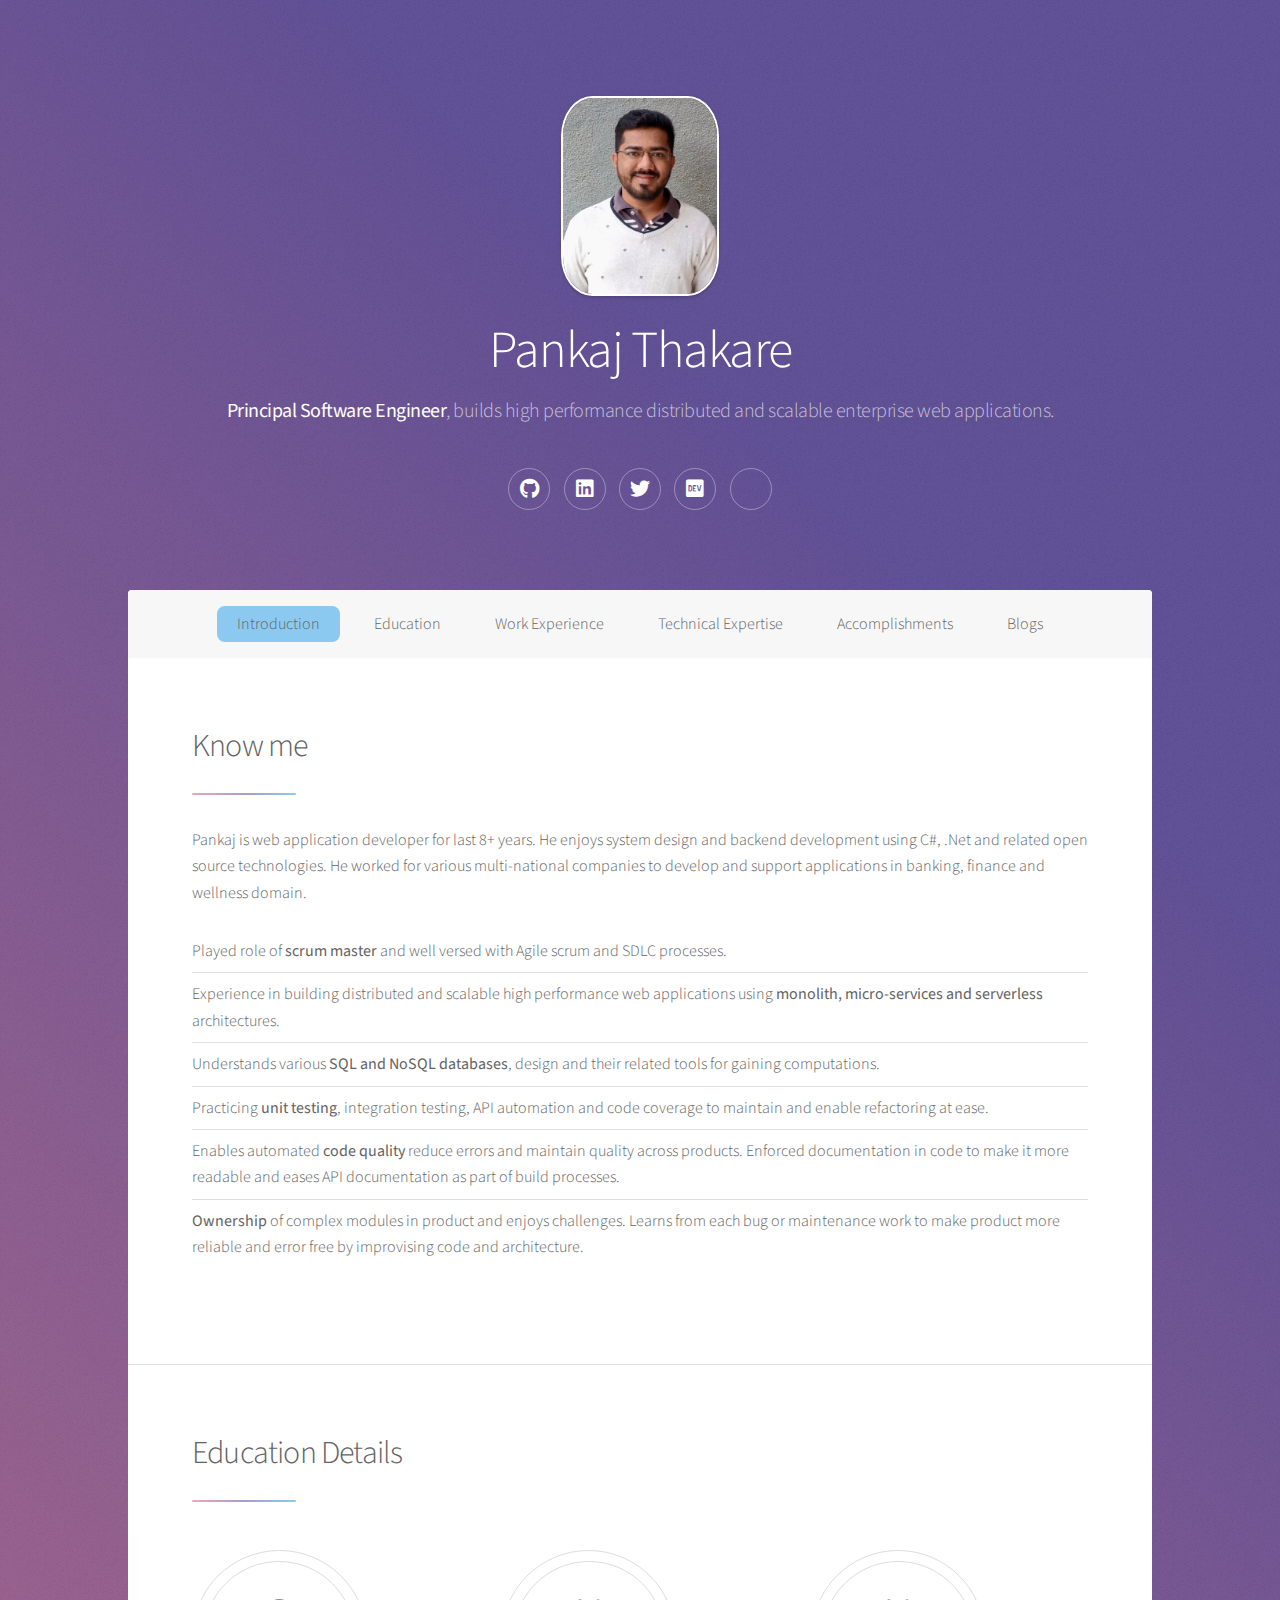
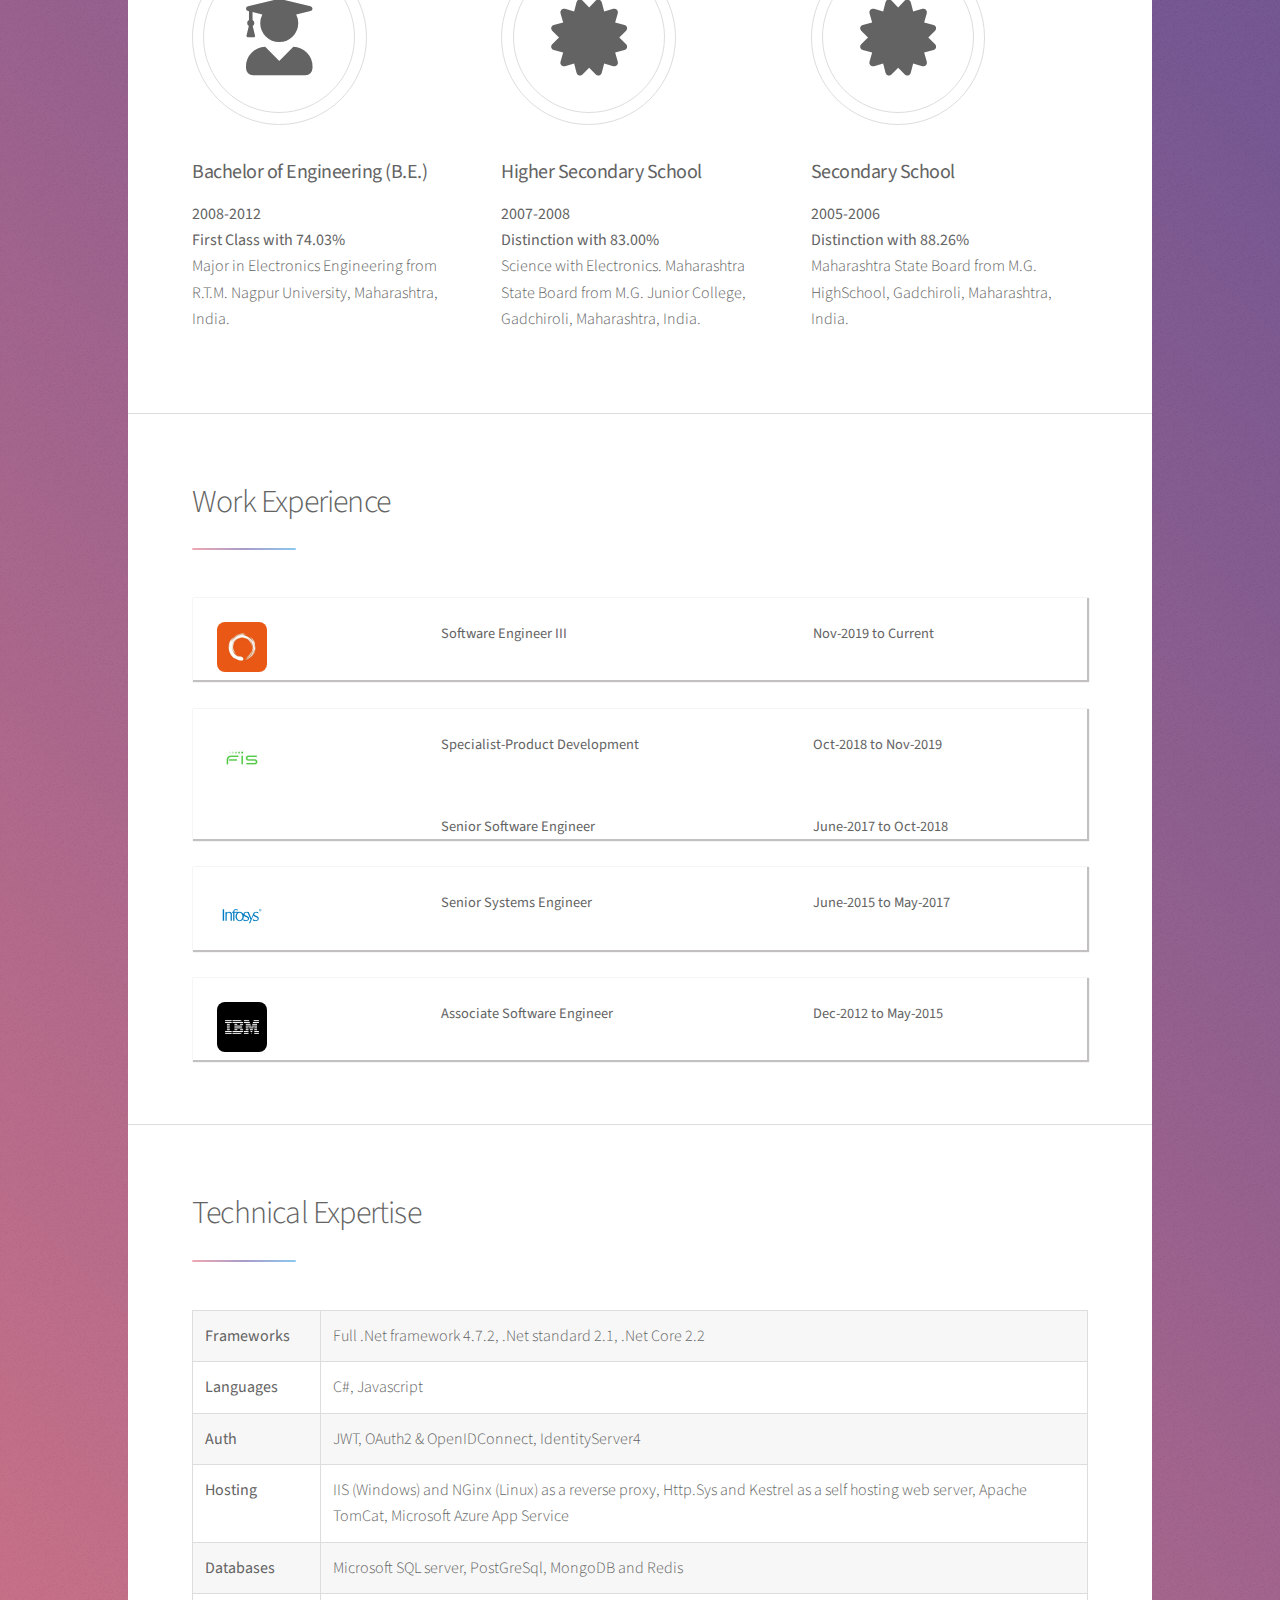
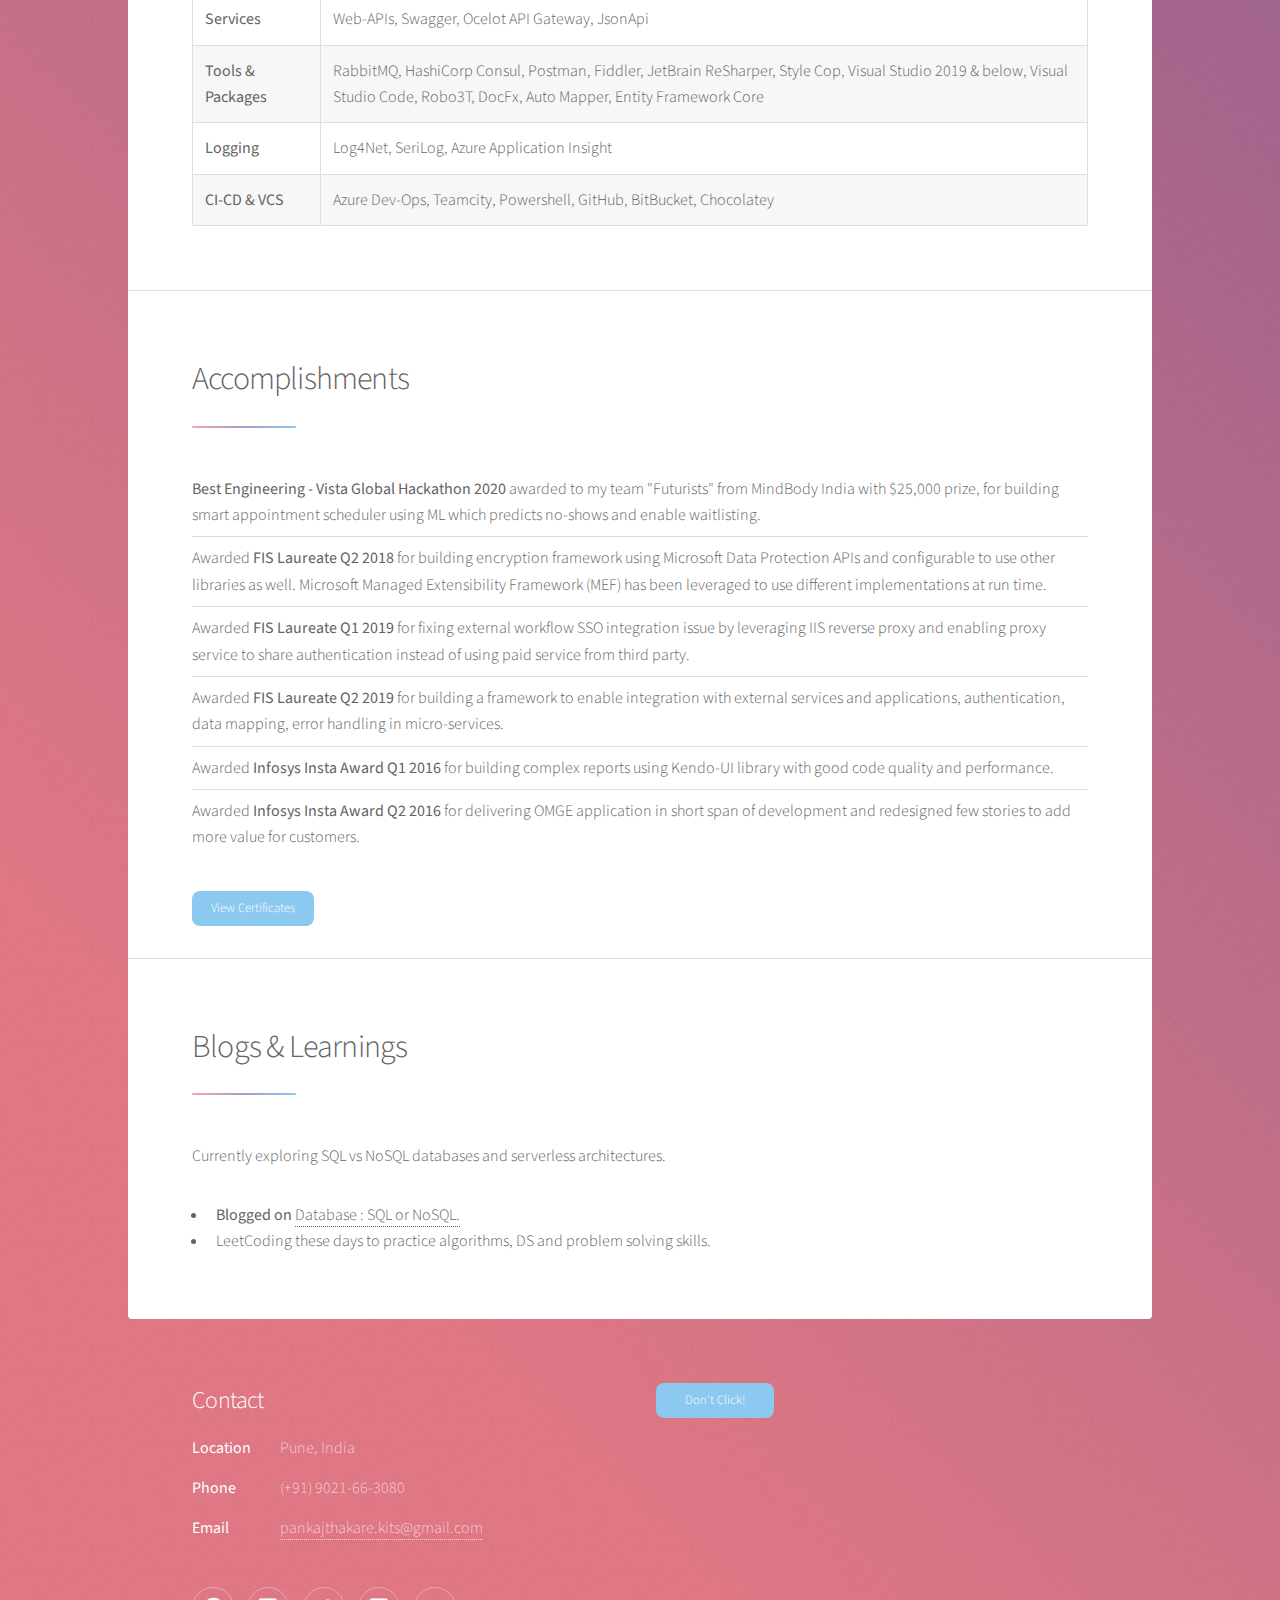
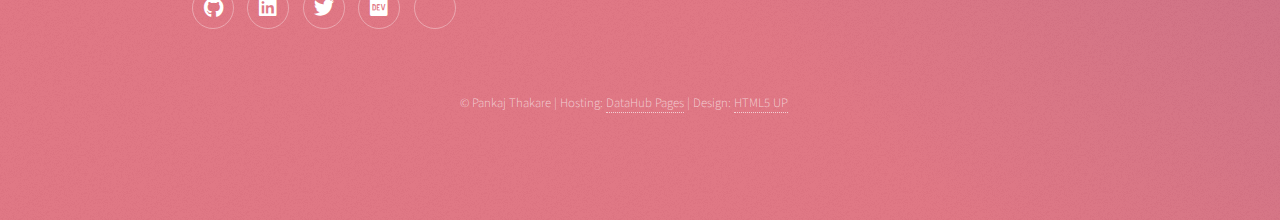
<file: index.html>
<!DOCTYPE HTML>
<html>

<head>
	<title>Pankaj Thakare</title>
	<meta charset="utf-8" />
	<meta name="viewport" content="width=device-width, initial-scale=1, user-scalable=no" />
	<link rel="stylesheet" href="assets/css/main.css" />
	<noscript>
		<link rel="stylesheet" href="assets/css/noscript.css" /></noscript>
	<link rel="icon" href="images/profile2.jpg">
</head>

<body class="is-preload">

	<!-- Wrapper -->
	<div id="wrapper">

		<!-- Header -->
		<header id="header" class="alt">
			<span class="logo"><img src="images/profile2.jpg" height="200px" style="border-radius: 20%;border: 2px solid #fff;
    box-shadow: inset 0 1.5px 3px 0 rgba(0,0,0,.15), 0 1.5px 3px 0 rgba(0,0,0,.15);" alt="Pankaj Thakare" /></span>
			<h1>Pankaj Thakare</h1>
			<p><strong>Principal Software Engineer</strong>, builds high performance distributed and scalable enterprise web
				applications.
			</p>
			<ul class="icons">
				<li><a href="https://github.com/pankajythakare" class="icon brands fa-github alt"><span
							class="label">GitHub</span></a></li>
				<li><a href="https://www.linkedin.com/in/pankajyt/" class="icon brands fa-linkedin alt"><span
							class="label">LinkedIn</span></a></li>
				<li><a href="https://twitter.com/pankajyt" class="icon brands fa-twitter alt"><span
							class="label">Twitter</span></a></li>
				<li><a href="https://dev.to/pankajythakare" class="icon brands fa-dev alt"><span
							class="label">Dev</span></a></li>
				<li><a href="https://leetcode.com/pankajthakare/" class="icon brands fa-code alt"><span
								class="label">LeetCode</span></a></li>
			</ul>
		</header>

		<!-- Nav -->
		<nav id="nav">
			<ul>
				<li><a href="#introduction" class="active">Introduction</a></li>
				<li><a href="#education">Education</a></li>
				<li><a href="#work">Work Experience</a></li>
				<li><a href="#tech">Technical Expertise</a></li>
				<li><a href="#accomplishment">Accomplishments</a></li>
				<li><a href="#what">Blogs</a></li>
			</ul>
		</nav>

		<!-- Main -->
		<div id="main">

			<!-- Introduction -->
			<section id="introduction" class="main">
				<div class="spotlight">
					<div class="content">
						<header class="major">
							<h2>Know me</h2>
						</header>
						<div style="text-align:left">
							<p>Pankaj is web application developer for last 8+ years. He enjoys system design and backend
								development using C#, .Net and related open source technologies.
								He worked for various multi-national companies to develop and support applications in
								banking, finance and wellness domain.
								<ul class="alt">
									<li>
										<span>Played role of <strong>scrum master</strong> and well versed with Agile
											scrum
											and SDLC processes.</span>
									</li>
									<li>
										<span>Experience in building distributed and scalable high performance web
											applications using <strong>monolith, micro-services and serverless</strong>
											architectures.</span>
									</li>
									<li>
										<span>Understands various <strong>SQL and NoSQL databases</strong>, design and
											their related
											tools for gaining computations.</span>
									</li>
									<li>
										<span>Practicing <strong>unit testing</strong>, integration testing, API
											automation and code
											coverage to maintain and enable refactoring at ease.</span>
									</li>
									<li>
										<span>Enables automated <strong>code quality</strong> reduce errors and maintain
											quality across
											products. Enforced documentation in code to make it more readable and eases
											API documentation as part of build processes.</span>
									</li>
									<li>
										<span><strong>Ownership</strong> of complex modules in product and enjoys
											challenges. Learns from
											each bug or maintenance work to make product more reliable and error free by
											improvising code and architecture.</span>
									</li>
								</ul>
							</p>
						</div>
					</div>
				</div>
			</section>

			<!-- First Section -->
			<section id="education" class="main">
				<header class="major">
					<h2>Education Details</h2>
				</header>
				<ul class="features">
					<li>
						<span class="icon solid major alt style1 fa-user-graduate"></span>
						<h3><strong>Bachelor of Engineering (B.E.)</strong></h3>
						<span><b>2008-2012</b></span><br />
						<span><b>First Class with 74.03%</b></span>
						<p>Major in Electronics Engineering from R.T.M. Nagpur University, Maharashtra, India.</p>
					</li>
					<li>
						<span class="icon solid major alt style3 fa-certificate"></span>
						<h3><strong>Higher Secondary School</strong></h3>
						<span><b>2007-2008</b></span><br />
						<span><b>Distinction with 83.00%</b></span>
						<p>Science with Electronics. Maharashtra State Board from M.G. Junior College, Gadchiroli,
							Maharashtra, India.</p>
					</li>
					<li>
						<span class="icon solid major alt style5 fa-certificate"></span>
						<h3><strong>Secondary School</strong></h3>
						<span><b>2005-2006</b></span><br />
						<span><b>Distinction with 88.26%</b></span>
						<p>Maharashtra State Board from M.G. HighSchool, Gadchiroli, Maharashtra, India.</p>
					</li>
				</ul>
			</section>

			<!-- Second Section -->
			<section id="work" class="main">
				<header class="major">
					<h2>Work Experience</h2>
				</header>
				<div class="box alt">
					<div class="row gtr-uniform shadow">
						<div class="col-3"><a class="image" href="https://www.linkedin.com/company/mindbody/"
								target="_blank"><img src="images/mindbody.jpg" style="height: 50px; width:50px;"
									alt="mindbody" /></a></div>
						<div class="col-5"><label>Software Engineer III</label></div>
						<div class="col-4"><label>Nov-2019 to Current</label></div>
					</div>
					<br />
					<div class="row gtr-uniform shadow">
						<div class="col-3"><a class="image" href="https://www.linkedin.com/company/fis/"
								target="_blank"><img src="images/fis.jpg" style="height: 50px; width:50px;"
									alt="fis" /></a></div>
						<div class="col-5"><label>Specialist-Product Development</label></div>
						<div class="col-4"><label>Oct-2018 to Nov-2019</label></div>
						<div class="col-3"></div>
						<div class="col-5"><label>Senior Software Engineer</label></div>
						<div class="col-4"><label>June-2017 to Oct-2018</label></div>
					</div>
					<br />
					<div class="row gtr-uniform shadow">
						<div class="col-3"><a class="image" href="https://www.linkedin.com/company/infosys/"
								target="_blank"><img src="images/infosys.jpg" style="height: 50px; width:50px;"
									alt="ibm" /></a></div>
						<div class="col-5"><label>Senior Systems Engineer</label></div>
						<div class="col-4"><label>June-2015 to May-2017</label></div>
					</div>
					<br />
					<div class="row gtr-uniform shadow">
						<div class="col-3"><a class="image" href="https://www.linkedin.com/company/ibm/"
								target="_blank"><img src="images/ibm.png" style="height: 50px; width:50px;"
									alt="ibm" /></a></div>
						<div class="col-5"><label>Associate Software Engineer</label></div>
						<div class="col-4"><label>Dec-2012 to May-2015</label></div>
					</div>
				</div>
			</section>

			<!-- Get Started -->
			<section id="tech" class="main">
				<header class="major">
					<h2>Technical Expertise</h2>
				</header>
				<div class="table-wrapper">
					<table class="alt">
						<thead></thead>
						<tbody>
							<tr>
								<td><strong>Frameworks</strong></td>
								<td><span class="label">Full .Net framework 4.7.2, .Net standard 2.1, .Net Core 2.2</span></td>
							</tr>
							<tr>
								<td><strong>Languages</strong></td>
								<td>C#, Javascript</td>
							</tr>
							<tr>
								<td><strong>Auth</strong></td>
								<td>JWT, OAuth2 & OpenIDConnect, IdentityServer4</td>
							</tr>
							<tr>
								<td><strong>Hosting</strong></td>
								<td>IIS (Windows) and NGinx (Linux) as a reverse proxy, Http.Sys and Kestrel as a self
									hosting web server, Apache TomCat, Microsoft Azure App Service</td>
							</tr>
							<tr>
								<td><strong>Databases</strong></td>
								<td>Microsoft SQL server, PostGreSql, MongoDB and Redis</td>
							</tr>
							<tr>
								<td><strong>Services</strong></td>
								<td>Web-APIs, Swagger, Ocelot API Gateway, JsonApi</td>
							</tr>
							<tr>
								<td><strong>Tools & Packages</strong></td>
								<td>RabbitMQ, HashiCorp Consul, Postman, Fiddler, JetBrain ReSharper, Style
									Cop, Visual Studio 2019 & below, Visual Studio Code, Robo3T, DocFx, Auto Mapper,
									Entity Framework Core</td>
							</tr>
							<tr>
								<td><strong>Logging</strong></td>
								<td>Log4Net, SeriLog, Azure Application Insight</td>
							</tr>
							<tr>
								<td><strong>CI-CD & VCS</strong></td>
								<td>Azure Dev-Ops, Teamcity, Powershell, GitHub, BitBucket, Chocolatey</td>
							</tr>
						</tbody>
					</table>
			</section>

			<!-- Get Started -->
			<section id="accomplishment" class="main">
				<header class="major">
					<h2>Accomplishments</h2>
				</header>
				<div style="text-align:left">
					<ul class="alt">
						<li>
							<span><strong>Best Engineering - Vista Global Hackathon 2020</strong> awarded to my team "Futurists" from MindBody India with $25,000 prize,
								for building smart appointment scheduler using ML which predicts no-shows and enable waitlisting. 
							</span>
						</li>
						<li>
							<span>Awarded <strong>FIS Laureate Q2 2018</strong> for building encryption framework using
								Microsoft Data Protection APIs and configurable to use other libraries as well.
								Microsoft Managed Extensibility Framework (MEF) has been leveraged to use different
								implementations at run time.</span>
						</li>
						<li>
							<span>Awarded <strong>FIS Laureate Q1 2019</strong> for fixing external workflow SSO
								integration issue by leveraging IIS reverse proxy and enabling proxy service to share
								authentication instead of using paid service from third party.</span>
						</li>
						<li>
							<span>Awarded <strong>FIS Laureate Q2 2019</strong> for building a framework to enable
								integration with external services and applications, authentication, data mapping, error
								handling in micro-services.</span>
						</li>
						<li>
							<span>Awarded <strong>Infosys Insta Award Q1 2016</strong> for building complex reports
								using Kendo-UI library with good code quality and performance.</span>
						</li>
						<li>
							<span>Awarded <strong>Infosys Insta Award Q2 2016</strong> for delivering OMGE application
								in short span of development and redesigned few stories to add more value for
								customers.</span>
						</li>
					</ul>
					</p>
				</div>
				<a class="button small primary pdfcrowd-remove" href="awards.html">View Certificates</a>
			</section>
			<!-- Get Started -->
			<section id="what" class="main pdfcrowd-remove">
				<header class="major">
					<h2>Blogs & Learnings</h2>
				</header>
				<p>Currently exploring SQL vs NoSQL databases and serverless architectures.</p>
				<ul>
					<li>
						<span><strong>Blogged on </strong> <a href="https://dev.to/pankajythakare/database-sql-or-nosql-30pg" target="_blank">Database : SQL or NoSQL.</a></span>
					</li>
					<li>
						<span>LeetCoding these days to practice algorithms, DS and problem solving skills.</span>
					</li>
				</ul>
			</section>
		</div>

		<!-- Footer -->
		<footer id="footer">
			<section>
				<h2>Contact</h2>
				<dl class="alt">
					<dt>Location</dt>
					<dd>Pune, India</dd>
					<dt>Phone</dt>
					<dd>(+91) 9021-66-3080</dd>
					<dt>Email</dt>
					<dd><a href="mailto:pankajthakare.kits@gmail.com">pankajthakare.kits@gmail.com</a></dd>
				</dl>
				<ul class="icons">
					<li><a href="https://github.com/pankajythakare" class="icon brands fa-github alt"><span
								class="label">GitHub</span></a></li>
					<li><a href="https://www.linkedin.com/in/pankajyt/" class="icon brands fa-linkedin alt"><span
								class="label">LinkedIn</span></a></li>
					<li><a href="https://twitter.com/pankajyt" class="icon brands fa-twitter alt"><span
								class="label">Twitter</span></a></li>
					<li><a href="https://dev.to/pankajythakare" class="icon brands fa-dev alt"><span
								class="label">Dev</span></a></li>
					<li><a href="https://leetcode.com/pankajthakare/" class="icon brands fa-code alt"><span
								class="label">LeetCode</span></a></li>
				</ul>
			</section>
			<div class="pdfcrowd-remove">
				<a class="button small primary"
					onclick="alert('Thank you for your visit here and being curious always!');">Don't
					Click!</a>
			</div>
			<p class="copyright pdfcrowd-remove">&copy; Pankaj Thakare | Hosting: <a href="https://datahub.io/">DataHub
					Pages</a> |
				Design: <a href="https://html5up.net">HTML5 UP</a></p>
		</footer>

	</div>

	<!-- Scripts -->
	<script src="assets/js/jquery.min.js"></script>
	<script src="assets/js/jquery.scrollex.min.js"></script>
	<script src="assets/js/jquery.scrolly.min.js"></script>
	<script src="assets/js/browser.min.js"></script>
	<script src="assets/js/breakpoints.min.js"></script>
	<script src="assets/js/util.js"></script>
	<script src="assets/js/main.js"></script>

</body>

</html>
</file>
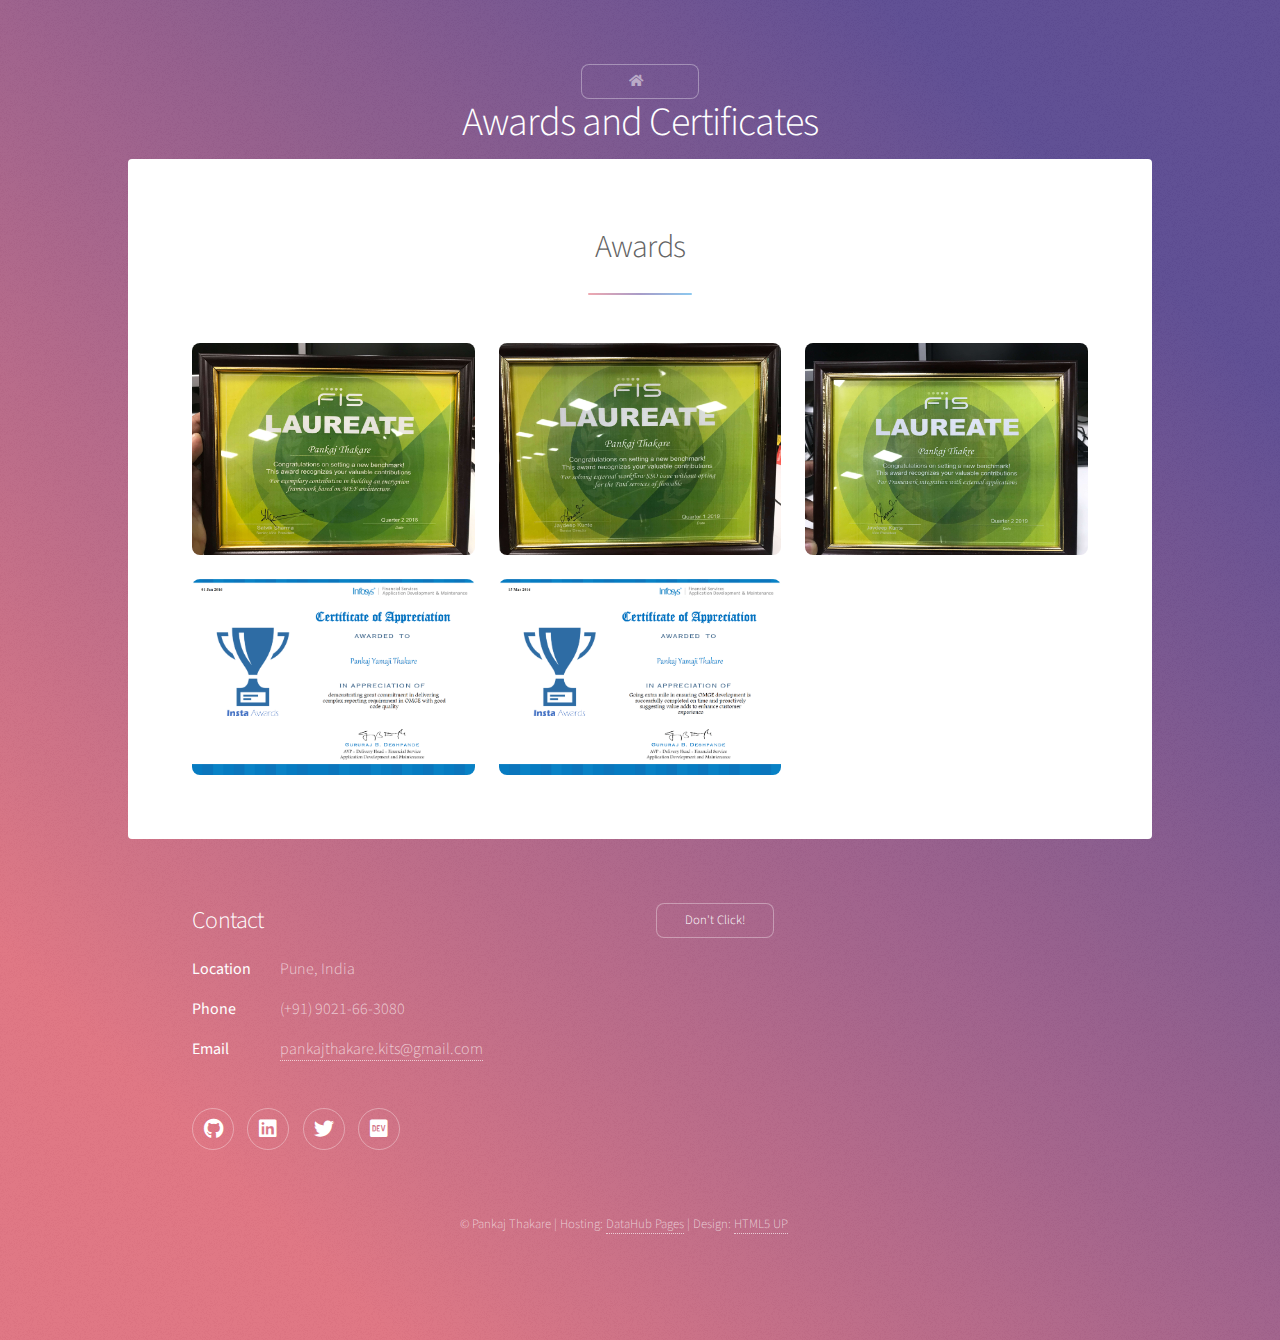
<file: awards.html>
<!DOCTYPE HTML>
<html>

<head>
	<title>Awards</title>
	<meta charset="utf-8" />
	<meta name="viewport" content="width=device-width, initial-scale=1, user-scalable=no" />
	<link rel="stylesheet" href="assets/css/main.css" />
	<noscript>
		<link rel="stylesheet" href="assets/css/noscript.css" /></noscript>
	<link rel="icon" href="images/profile2.jpg">
</head>

<body class="is-preload">

	<!-- Wrapper -->
	<div id="wrapper">

		<!-- Header -->
		<header id="header">
			<a class="icon button small solid style1 fa-home" href="index.html"></a>
			<h1>Awards and Certificates</h1>
		</header>

		<!-- Main -->
		<div id="main">

			<section id="accomplishment" class="main special">
				<header class="major">
					<h2>Awards</h2>
				</header>

				<div class="box alt">
					<div class="row gtr-uniform">
						<div class="col-4"><span class="image fit"><img src="awards/fis-laureate-q2-2018.jpg"
									alt="fis-laureate-q2-2018" /></span></div>
						<div class="col-4"><span class="image fit"><img src="awards/fis-laureate-q1-2019.jpg"
									alt="fis-laureate-q1-2019" /></span></div>
						<div class="col-4"><span class="image fit"><img src="awards/fis-laureate-q2-2019.jpg"
									alt="fis-laureate-q2-2019" /></span></div>
						<div class="col-4"><span class="image fit"><img src="awards/infy-insta-q1-2016.png"
									alt="infy-insta-q1-2016" /></span></div>
						<div class="col-4"><span class="image fit"><img src="awards/infy-insta-q2-2016.png"
									alt="infy-insta-q2-2016" /></span></div>
					</div>
				</div>
			</section>
		</div>

		<!-- Footer -->
		<footer id="footer">
			<section>
				<h2>Contact</h2>
				<dl class="alt">
					<dt>Location</dt>
					<dd>Pune, India</dd>
					<dt>Phone</dt>
					<dd>(+91) 9021-66-3080</dd>
					<dt>Email</dt>
					<dd><a href="mailto:pankajthakare.kits@gmail.com">pankajthakare.kits@gmail.com</a></dd>
				</dl>
				<ul class="icons">
					<li><a href="https://github.com/pankajythakare" class="icon brands fa-github alt"><span
								class="label">GitHub</span></a></li>
					<li><a href="https://www.linkedin.com/in/pankajyt/" class="icon brands fa-linkedin alt"><span
								class="label">LinkedIn</span></a></li>
					<li><a href="https://twitter.com/pankajyt" class="icon brands fa-twitter alt"><span
								class="label">Twitter</span></a></li>
					<li><a href="https://dev.to/pankajythakare" class="icon brands fa-dev alt"><span
								class="label">Dev</span></a></li>
				</ul>
			</section>
			<div class="pdfcrowd-remove">
				<a class="button small"
					onclick="alert('Thank you for your visit here and being curious always!');">Don't
					Click!</a>
			</div>
			<p class="copyright pdfcrowd-remove">&copy; Pankaj Thakare | Hosting: <a href="https://datahub.io/">DataHub
					Pages</a> |
				Design: <a href="https://html5up.net">HTML5 UP</a></p>
		</footer>

	</div>

	<!-- Scripts -->
	<script src="assets/js/jquery.min.js"></script>
	<script src="assets/js/jquery.scrollex.min.js"></script>
	<script src="assets/js/jquery.scrolly.min.js"></script>
	<script src="assets/js/browser.min.js"></script>
	<script src="assets/js/breakpoints.min.js"></script>
	<script src="assets/js/util.js"></script>
	<script src="assets/js/main.js"></script>

</body>

</html>
</file>
<file: assets/css/noscript.css>
/*
	Stellar by HTML5 UP
	html5up.net | @ajlkn
	Free for personal and commercial use under the CCA 3.0 license (html5up.net/license)
*/

/* Header */

	body.is-preload #header.alt > * {
		opacity: 1;
	}

	body.is-preload #header.alt .logo {
		-moz-transform: none;
		-webkit-transform: none;
		-ms-transform: none;
		transform: none;
	}
</file>
<file: assets/css/main.css>
@import url(fontawesome-all.min.css);
@import 'https://fonts.googleapis.com/css?family=Source+Sans+Pro:300,400';

/*
	Stellar by HTML5 UP
	html5up.net | @ajlkn
	Free for personal and commercial use under the CCA 3.0 license (html5up.net/license)
*/

html, body, div, span, applet, object,
iframe, h1, h2, h3, h4, h5, h6, p, blockquote,
pre, a, abbr, acronym, address, big, cite,
code, del, dfn, em, img, ins, kbd, q, s, samp,
small, strike, strong, sub, sup, tt, var, b,
u, i, center, dl, dt, dd, ol, ul, li, fieldset,
form, label, legend, table, caption, tbody,
tfoot, thead, tr, th, td, article, aside,
canvas, details, embed, figure, figcaption,
footer, header, hgroup, menu, nav, output, ruby,
section, summary, time, mark, audio, video {
	margin: 0;
	padding: 0;
	border: 0;
	font-size: 100%;
	font: inherit;
	vertical-align: baseline;}

article, aside, details, figcaption, figure,
footer, header, hgroup, menu, nav, section {
	display: block;}

body {
	line-height: 1;
}

ol, ul {
	list-style: none;
}

blockquote, q {
	quotes: none;
}

	blockquote:before, blockquote:after, q:before, q:after {
		content: '';
		content: none;
	}

table {
	border-collapse: collapse;
	border-spacing: 0;
}

body {
	-webkit-text-size-adjust: none;
}

mark {
	background-color: transparent;
	color: inherit;
}

input::-moz-focus-inner {
	border: 0;
	padding: 0;
}

input, select, textarea {
	-moz-appearance: none;
	-webkit-appearance: none;
	-ms-appearance: none;
	appearance: none;
}

/* Basic */

	@-ms-viewport {
		width: device-width;
	}

	body {
		-ms-overflow-style: scrollbar;
	}

	@media screen and (max-width: 480px) {

		html, body {
			min-width: 320px;
		}

	}

	html {
		box-sizing: border-box;
	}

	*, *:before, *:after {
		box-sizing: inherit;
	}

	body {
		background-color: #935d8c;
		background-image: url("images/overlay.png"), -moz-linear-gradient(45deg, #e37682 15%, #5f4d93 85%);
		background-image: url("images/overlay.png"), -webkit-linear-gradient(45deg, #e37682 15%, #5f4d93 85%);
		background-image: url("images/overlay.png"), -ms-linear-gradient(45deg, #e37682 15%, #5f4d93 85%);
		background-image: url("images/overlay.png"), linear-gradient(45deg, #e37682 15%, #5f4d93 85%);
	}

		body.is-preload *, body.is-preload *:before, body.is-preload *:after {
			-moz-animation: none !important;
			-webkit-animation: none !important;
			-ms-animation: none !important;
			animation: none !important;
			-moz-transition: none !important;
			-webkit-transition: none !important;
			-ms-transition: none !important;
			transition: none !important;
		}

/* Type */

	body {
		background-color: #935d8c;
		color: rgba(255, 255, 255, 0.65);
	}

	body, input, select, textarea {
		font-family: "Source Sans Pro", Helvetica, sans-serif;
		font-size: 17pt;
		font-weight: 300;
		line-height: 1.65;
	}

		@media screen and (max-width: 1680px) {

			body, input, select, textarea {
				font-size: 14pt;
			}

		}

		@media screen and (max-width: 1280px) {

			body, input, select, textarea {
				font-size: 12pt;
			}

		}

		@media screen and (max-width: 360px) {

			body, input, select, textarea {
				font-size: 11pt;
			}

		}

	a {
		-moz-transition: color 0.2s ease, border-bottom 0.2s ease;
		-webkit-transition: color 0.2s ease, border-bottom 0.2s ease;
		-ms-transition: color 0.2s ease, border-bottom 0.2s ease;
		transition: color 0.2s ease, border-bottom 0.2s ease;
		text-decoration: none;
		border-bottom: dotted 1px;
		color: inherit;
	}

		a:hover {
			border-bottom-color: transparent;
		}

	strong, b {
		font-weight: 400;
	}

	em, i {
		font-style: italic;
	}

	p {
		margin: 0 0 2em 0;
	}

		p.content {
			-moz-columns: 20em 2;
			-webkit-columns: 20em 2;
			-ms-columns: 20em 2;
			columns: 20em 2;
			-moz-column-gap: 2em;
			-webkit-column-gap: 2em;
			-ms-column-gap: 2em;
			column-gap: 2em;
			text-align: justify;
		}

		p.content-left {
			-moz-columns: 20em 2;
			-webkit-columns: 20em 2;
			-ms-columns: 20em 2;
			columns: 20em 2;
			-moz-column-gap: 2em;
			-webkit-column-gap: 2em;
			-ms-column-gap: 2em;
			column-gap: 2em;
			text-align: left;
		}

	h1, h2, h3, h4, h5, h6 {
		font-weight: 300;
		line-height: 1.5;
		margin: 0 0 0.7em 0;
		letter-spacing: -0.025em;
	}

		h1 a, h2 a, h3 a, h4 a, h5 a, h6 a {
			color: inherit;
			text-decoration: none;
		}

	h1 {
		font-size: 2.5em;
		line-height: 1.2;
	}

	h2 {
		font-size: 1.5em;
	}

	h3 {
		font-size: 1.25em;
	}

	h4 {
		font-size: 1.1em;
	}

	h5 {
		font-size: 0.9em;
	}

	h6 {
		font-size: 0.7em;
	}

	@media screen and (max-width: 736px) {

		h1 {
			font-size: 2em;
		}

	}

	sub {
		font-size: 0.8em;
		position: relative;
		top: 0.5em;
	}

	sup {
		font-size: 0.8em;
		position: relative;
		top: -0.5em;
	}

	blockquote {
		border-left: solid 4px;
		font-style: italic;
		margin: 0 0 2em 0;
		padding: 0.5em 0 0.5em 2em;
	}

	code {
		border-radius: 8px;
		border: solid 1px;
		font-family: "Courier New", monospace;
		font-size: 0.9em;
		margin: 0 0.25em;
		padding: 0.25em 0.65em;
	}

	pre {
		-webkit-overflow-scrolling: touch;
		font-family: "Courier New", monospace;
		font-size: 0.9em;
		margin: 0 0 2em 0;
	}

		pre code {
			display: block;
			line-height: 1.75;
			padding: 1em 1.5em;
			overflow-x: auto;
		}

	hr {
		border: 0;
		border-bottom: solid 1px;
		margin: 2em 0;
	}

		hr.major {
			margin: 3em 0;
		}

	.align-left {
		text-align: left;
	}

	.align-center {
		text-align: center;
	}

	.align-right {
		text-align: right;
	}

	input, select, textarea {
		color: #ffffff;
	}

	a:hover {
		color: #ffffff;
	}

	strong, b {
		color: #ffffff;
	}

	h1, h2, h3, h4, h5, h6 {
		color: #ffffff;
	}

	blockquote {
		border-left-color: rgba(255, 255, 255, 0.35);
	}

	code {
		background: rgba(255, 255, 255, 0.075);
		border-color: rgba(255, 255, 255, 0.35);
	}

	hr {
		border-bottom-color: rgba(255, 255, 255, 0.35);
	}

/* Row */

	.row {
		display: flex;
		flex-wrap: wrap;
		box-sizing: border-box;
		align-items: stretch;
	}

		.row > * {
			box-sizing: border-box;
		}

		.row.gtr-uniform > * > :last-child {
			margin-bottom: 0;
		}

		.row.aln-left {
			justify-content: flex-start;
		}

		.row.aln-center {
			justify-content: center;
		}

		.row.aln-right {
			justify-content: flex-end;
		}

		.row.aln-top {
			align-items: flex-start;
		}

		.row.aln-middle {
			align-items: center;
		}

		.row.aln-bottom {
			align-items: flex-end;
		}

		.row > .imp {
			order: -1;
		}

		.row > .col-1 {
			width: 8.33333%;
		}

		.row > .off-1 {
			margin-left: 8.33333%;
		}

		.row > .col-2 {
			width: 16.66667%;
		}

		.row > .off-2 {
			margin-left: 16.66667%;
		}

		.row > .col-3 {
			width: 25%;
		}

		.row > .off-3 {
			margin-left: 25%;
		}

		.row > .col-4 {
			width: 33.33333%;
		}

		.row > .off-4 {
			margin-left: 33.33333%;
		}

		.row > .col-5 {
			width: 41.66667%;
		}

		.row > .off-5 {
			margin-left: 41.66667%;
		}

		.row > .col-6 {
			width: 50%;
		}

		.row > .off-6 {
			margin-left: 50%;
		}

		.row > .col-7 {
			width: 58.33333%;
		}

		.row > .off-7 {
			margin-left: 58.33333%;
		}

		.row > .col-8 {
			width: 66.66667%;
		}

		.row > .off-8 {
			margin-left: 66.66667%;
		}

		.row > .col-9 {
			width: 75%;
		}

		.row > .off-9 {
			margin-left: 75%;
		}

		.row > .col-10 {
			width: 83.33333%;
		}

		.row > .off-10 {
			margin-left: 83.33333%;
		}

		.row > .col-11 {
			width: 91.66667%;
		}

		.row > .off-11 {
			margin-left: 91.66667%;
		}

		.row > .col-12 {
			width: 100%;
		}

		.row > .off-12 {
			margin-left: 100%;
		}

		.row.gtr-0 {
			margin-top: 0;
			margin-left: 0em;
		}

			.row.gtr-0 > * {
				padding: 0 0 0 0em;
			}

			.row.gtr-0.gtr-uniform {
				margin-top: 0em;
			}

				.row.gtr-0.gtr-uniform > * {
					padding-top: 0em;
				}

		.row.gtr-25 {
			margin-top: 0;
			margin-left: -0.375em;
		}

			.row.gtr-25 > * {
				padding: 0 0 0 0.375em;
			}

			.row.gtr-25.gtr-uniform {
				margin-top: -0.375em;
			}

				.row.gtr-25.gtr-uniform > * {
					padding-top: 0.375em;
				}

		.row.gtr-50 {
			margin-top: 0;
			margin-left: -0.75em;
		}

			.row.gtr-50 > * {
				padding: 0 0 0 0.75em;
			}

			.row.gtr-50.gtr-uniform {
				margin-top: -0.75em;
			}

				.row.gtr-50.gtr-uniform > * {
					padding-top: 0.75em;
				}

		.row {
			margin-top: 0;
			margin-left: -1.5em;
		}

			.row > * {
				padding: 0 0 0 1.5em;
			}

			.row.gtr-uniform {
				margin-top: -1.5em;
			}

				.row.gtr-uniform > * {
					padding-top: 0.5em;
				}

		.row.gtr-150 {
			margin-top: 0;
			margin-left: -2.25em;
		}

			.row.gtr-150 > * {
				padding: 0 0 0 2.25em;
			}

			.row.gtr-150.gtr-uniform {
				margin-top: -2.25em;
			}

				.row.gtr-150.gtr-uniform > * {
					padding-top: 2.25em;
				}

		.row.gtr-200 {
			margin-top: 0;
			margin-left: -3em;
		}

			.row.gtr-200 > * {
				padding: 0 0 0 3em;
			}

			.row.gtr-200.gtr-uniform {
				margin-top: -3em;
			}

				.row.gtr-200.gtr-uniform > * {
					padding-top: 3em;
				}

		@media screen and (max-width: 1680px) {

			.row {
				display: flex;
				flex-wrap: wrap;
				box-sizing: border-box;
				align-items: stretch;
			}
			
			.row.gtr-uniform.shadow{
				box-shadow: 1px 1px 1px 1px #c2c0c0; 
				margin:1px;
			}

				.row > * {
					box-sizing: border-box;
				}

				.row.gtr-uniform > * > :last-child {
					margin-bottom: 0;
				}

				.row.aln-left {
					justify-content: flex-start;
				}

				.row.aln-center {
					justify-content: center;
				}

				.row.aln-right {
					justify-content: flex-end;
				}

				.row.aln-top {
					align-items: flex-start;
				}

				.row.aln-middle {
					align-items: center;
				}

				.row.aln-bottom {
					align-items: flex-end;
				}

				.row > .imp-xlarge {
					order: -1;
				}

				.row > .col-1-xlarge {
					width: 8.33333%;
				}

				.row > .off-1-xlarge {
					margin-left: 8.33333%;
				}

				.row > .col-2-xlarge {
					width: 16.66667%;
				}

				.row > .off-2-xlarge {
					margin-left: 16.66667%;
				}

				.row > .col-3-xlarge {
					width: 25%;
				}

				.row > .off-3-xlarge {
					margin-left: 25%;
				}

				.row > .col-4-xlarge {
					width: 33.33333%;
				}

				.row > .off-4-xlarge {
					margin-left: 33.33333%;
				}

				.row > .col-5-xlarge {
					width: 41.66667%;
				}

				.row > .off-5-xlarge {
					margin-left: 41.66667%;
				}

				.row > .col-6-xlarge {
					width: 50%;
				}

				.row > .off-6-xlarge {
					margin-left: 50%;
				}

				.row > .col-7-xlarge {
					width: 58.33333%;
				}

				.row > .off-7-xlarge {
					margin-left: 58.33333%;
				}

				.row > .col-8-xlarge {
					width: 66.66667%;
				}

				.row > .off-8-xlarge {
					margin-left: 66.66667%;
				}

				.row > .col-9-xlarge {
					width: 75%;
				}

				.row > .off-9-xlarge {
					margin-left: 75%;
				}

				.row > .col-10-xlarge {
					width: 83.33333%;
				}

				.row > .off-10-xlarge {
					margin-left: 83.33333%;
				}

				.row > .col-11-xlarge {
					width: 91.66667%;
				}

				.row > .off-11-xlarge {
					margin-left: 91.66667%;
				}

				.row > .col-12-xlarge {
					width: 100%;
				}

				.row > .off-12-xlarge {
					margin-left: 100%;
				}

				.row.gtr-0 {
					margin-top: 0;
					margin-left: 0em;
				}

					.row.gtr-0 > * {
						padding: 0 0 0 0em;
					}

					.row.gtr-0.gtr-uniform {
						margin-top: 0em;
					}

						.row.gtr-0.gtr-uniform > * {
							padding-top: 0em;
						}

				.row.gtr-25 {
					margin-top: 0;
					margin-left: -0.375em;
				}

					.row.gtr-25 > * {
						padding: 0 0 0 0.375em;
					}

					.row.gtr-25.gtr-uniform {
						margin-top: -0.375em;
					}

						.row.gtr-25.gtr-uniform > * {
							padding-top: 0.375em;
						}

				.row.gtr-50 {
					margin-top: 0;
					margin-left: -0.75em;
				}

					.row.gtr-50 > * {
						padding: 0 0 0 0.75em;
					}

					.row.gtr-50.gtr-uniform {
						margin-top: -0.75em;
					}

						.row.gtr-50.gtr-uniform > * {
							padding-top: 0.75em;
						}

				.row {
					margin-top: 0;
					margin-left: -1.5em;
				}

					.row > * {
						padding: 0 0 0 1.5em;
					}

					.row.gtr-uniform {
						margin-top: -1.5em;
					}

						.row.gtr-uniform > * {
							padding-top: 0.5em;
						}

				.row.gtr-150 {
					margin-top: 0;
					margin-left: -2.25em;
				}

					.row.gtr-150 > * {
						padding: 0 0 0 2.25em;
					}

					.row.gtr-150.gtr-uniform {
						margin-top: -2.25em;
					}

						.row.gtr-150.gtr-uniform > * {
							padding-top: 2.25em;
						}

				.row.gtr-200 {
					margin-top: 0;
					margin-left: -3em;
				}

					.row.gtr-200 > * {
						padding: 0 0 0 3em;
					}

					.row.gtr-200.gtr-uniform {
						margin-top: -3em;
					}

						.row.gtr-200.gtr-uniform > * {
							padding-top: 3em;
						}

		}

		@media screen and (max-width: 1280px) {

			.row {
				display: flex;
				flex-wrap: wrap;
				box-sizing: border-box;
				align-items: stretch;
			}

				.row > * {
					box-sizing: border-box;
				}

				.row.gtr-uniform > * > :last-child {
					margin-bottom: 0;
				}

				.row.aln-left {
					justify-content: flex-start;
				}

				.row.aln-center {
					justify-content: center;
				}

				.row.aln-right {
					justify-content: flex-end;
				}

				.row.aln-top {
					align-items: flex-start;
				}

				.row.aln-middle {
					align-items: center;
				}

				.row.aln-bottom {
					align-items: flex-end;
				}

				.row > .imp-large {
					order: -1;
				}

				.row > .col-1-large {
					width: 8.33333%;
				}

				.row > .off-1-large {
					margin-left: 8.33333%;
				}

				.row > .col-2-large {
					width: 16.66667%;
				}

				.row > .off-2-large {
					margin-left: 16.66667%;
				}

				.row > .col-3-large {
					width: 25%;
				}

				.row > .off-3-large {
					margin-left: 25%;
				}

				.row > .col-4-large {
					width: 33.33333%;
				}

				.row > .off-4-large {
					margin-left: 33.33333%;
				}

				.row > .col-5-large {
					width: 41.66667%;
				}

				.row > .off-5-large {
					margin-left: 41.66667%;
				}

				.row > .col-6-large {
					width: 50%;
				}

				.row > .off-6-large {
					margin-left: 50%;
				}

				.row > .col-7-large {
					width: 58.33333%;
				}

				.row > .off-7-large {
					margin-left: 58.33333%;
				}

				.row > .col-8-large {
					width: 66.66667%;
				}

				.row > .off-8-large {
					margin-left: 66.66667%;
				}

				.row > .col-9-large {
					width: 75%;
				}

				.row > .off-9-large {
					margin-left: 75%;
				}

				.row > .col-10-large {
					width: 83.33333%;
				}

				.row > .off-10-large {
					margin-left: 83.33333%;
				}

				.row > .col-11-large {
					width: 91.66667%;
				}

				.row > .off-11-large {
					margin-left: 91.66667%;
				}

				.row > .col-12-large {
					width: 100%;
				}

				.row > .off-12-large {
					margin-left: 100%;
				}

				.row.gtr-0 {
					margin-top: 0;
					margin-left: 0em;
				}

					.row.gtr-0 > * {
						padding: 0 0 0 0em;
					}

					.row.gtr-0.gtr-uniform {
						margin-top: 0em;
					}

						.row.gtr-0.gtr-uniform > * {
							padding-top: 0em;
						}

				.row.gtr-25 {
					margin-top: 0;
					margin-left: -0.375em;
				}

					.row.gtr-25 > * {
						padding: 0 0 0 0.375em;
					}

					.row.gtr-25.gtr-uniform {
						margin-top: -0.375em;
					}

						.row.gtr-25.gtr-uniform > * {
							padding-top: 0.375em;
						}

				.row.gtr-50 {
					margin-top: 0;
					margin-left: -0.75em;
				}

					.row.gtr-50 > * {
						padding: 0 0 0 0.75em;
					}

					.row.gtr-50.gtr-uniform {
						margin-top: -0.75em;
					}

						.row.gtr-50.gtr-uniform > * {
							padding-top: 0.75em;
						}

				.row {
					margin-top: 0;
					margin-left: -1.5em;
				}

					.row > * {
						padding: 0 0 0 1.5em;
					}

					.row.gtr-uniform {
						margin-top: -1.5em;
					}

						.row.gtr-uniform > * {
							padding-top: 1.5em;
						}

				.row.gtr-150 {
					margin-top: 0;
					margin-left: -2.25em;
				}

					.row.gtr-150 > * {
						padding: 0 0 0 2.25em;
					}

					.row.gtr-150.gtr-uniform {
						margin-top: -2.25em;
					}

						.row.gtr-150.gtr-uniform > * {
							padding-top: 2.25em;
						}

				.row.gtr-200 {
					margin-top: 0;
					margin-left: -3em;
				}

					.row.gtr-200 > * {
						padding: 0 0 0 3em;
					}

					.row.gtr-200.gtr-uniform {
						margin-top: -3em;
					}

						.row.gtr-200.gtr-uniform > * {
							padding-top: 3em;
						}

		}

		@media screen and (max-width: 980px) {

			.row {
				display: flex;
				flex-wrap: wrap;
				box-sizing: border-box;
				align-items: stretch;
			}

				.row > * {
					box-sizing: border-box;
				}

				.row.gtr-uniform > * > :last-child {
					margin-bottom: 0;
				}

				.row.aln-left {
					justify-content: flex-start;
				}

				.row.aln-center {
					justify-content: center;
				}

				.row.aln-right {
					justify-content: flex-end;
				}

				.row.aln-top {
					align-items: flex-start;
				}

				.row.aln-middle {
					align-items: center;
				}

				.row.aln-bottom {
					align-items: flex-end;
				}

				.row > .imp-medium {
					order: -1;
				}

				.row > .col-1-medium {
					width: 8.33333%;
				}

				.row > .off-1-medium {
					margin-left: 8.33333%;
				}

				.row > .col-2-medium {
					width: 16.66667%;
				}

				.row > .off-2-medium {
					margin-left: 16.66667%;
				}

				.row > .col-3-medium {
					width: 25%;
				}

				.row > .off-3-medium {
					margin-left: 25%;
				}

				.row > .col-4-medium {
					width: 33.33333%;
				}

				.row > .off-4-medium {
					margin-left: 33.33333%;
				}

				.row > .col-5-medium {
					width: 41.66667%;
				}

				.row > .off-5-medium {
					margin-left: 41.66667%;
				}

				.row > .col-6-medium {
					width: 50%;
				}

				.row > .off-6-medium {
					margin-left: 50%;
				}

				.row > .col-7-medium {
					width: 58.33333%;
				}

				.row > .off-7-medium {
					margin-left: 58.33333%;
				}

				.row > .col-8-medium {
					width: 66.66667%;
				}

				.row > .off-8-medium {
					margin-left: 66.66667%;
				}

				.row > .col-9-medium {
					width: 75%;
				}

				.row > .off-9-medium {
					margin-left: 75%;
				}

				.row > .col-10-medium {
					width: 83.33333%;
				}

				.row > .off-10-medium {
					margin-left: 83.33333%;
				}

				.row > .col-11-medium {
					width: 91.66667%;
				}

				.row > .off-11-medium {
					margin-left: 91.66667%;
				}

				.row > .col-12-medium {
					width: 100%;
				}

				.row > .off-12-medium {
					margin-left: 100%;
				}

				.row.gtr-0 {
					margin-top: 0;
					margin-left: 0em;
				}

					.row.gtr-0 > * {
						padding: 0 0 0 0em;
					}

					.row.gtr-0.gtr-uniform {
						margin-top: 0em;
					}

						.row.gtr-0.gtr-uniform > * {
							padding-top: 0em;
						}

				.row.gtr-25 {
					margin-top: 0;
					margin-left: -0.375em;
				}

					.row.gtr-25 > * {
						padding: 0 0 0 0.375em;
					}

					.row.gtr-25.gtr-uniform {
						margin-top: -0.375em;
					}

						.row.gtr-25.gtr-uniform > * {
							padding-top: 0.375em;
						}

				.row.gtr-50 {
					margin-top: 0;
					margin-left: -0.75em;
				}

					.row.gtr-50 > * {
						padding: 0 0 0 0.75em;
					}

					.row.gtr-50.gtr-uniform {
						margin-top: -0.75em;
					}

						.row.gtr-50.gtr-uniform > * {
							padding-top: 0.75em;
						}

				.row {
					margin-top: 0;
					margin-left: -1.5em;
				}

					.row > * {
						padding: 0 0 0 1.5em;
					}

					.row.gtr-uniform {
						margin-top: -1.5em;
					}

						.row.gtr-uniform > * {
							padding-top: 1.5em;
						}

				.row.gtr-150 {
					margin-top: 0;
					margin-left: -2.25em;
				}

					.row.gtr-150 > * {
						padding: 0 0 0 2.25em;
					}

					.row.gtr-150.gtr-uniform {
						margin-top: -2.25em;
					}

						.row.gtr-150.gtr-uniform > * {
							padding-top: 2.25em;
						}

				.row.gtr-200 {
					margin-top: 0;
					margin-left: -3em;
				}

					.row.gtr-200 > * {
						padding: 0 0 0 3em;
					}

					.row.gtr-200.gtr-uniform {
						margin-top: -3em;
					}

						.row.gtr-200.gtr-uniform > * {
							padding-top: 3em;
						}

		}

		@media screen and (max-width: 736px) {

			.row {
				display: flex;
				flex-wrap: wrap;
				box-sizing: border-box;
				align-items: stretch;
			}

				.row > * {
					box-sizing: border-box;
				}

				.row.gtr-uniform > * > :last-child {
					margin-bottom: 0;
				}

				.row.aln-left {
					justify-content: flex-start;
				}

				.row.aln-center {
					justify-content: center;
				}

				.row.aln-right {
					justify-content: flex-end;
				}

				.row.aln-top {
					align-items: flex-start;
				}

				.row.aln-middle {
					align-items: center;
				}

				.row.aln-bottom {
					align-items: flex-end;
				}

				.row > .imp-small {
					order: -1;
				}

				.row > .col-1-small {
					width: 8.33333%;
				}

				.row > .off-1-small {
					margin-left: 8.33333%;
				}

				.row > .col-2-small {
					width: 16.66667%;
				}

				.row > .off-2-small {
					margin-left: 16.66667%;
				}

				.row > .col-3-small {
					width: 25%;
				}

				.row > .off-3-small {
					margin-left: 25%;
				}

				.row > .col-4-small {
					width: 33.33333%;
				}

				.row > .off-4-small {
					margin-left: 33.33333%;
				}

				.row > .col-5-small {
					width: 41.66667%;
				}

				.row > .off-5-small {
					margin-left: 41.66667%;
				}

				.row > .col-6-small {
					width: 50%;
				}

				.row > .off-6-small {
					margin-left: 50%;
				}

				.row > .col-7-small {
					width: 58.33333%;
				}

				.row > .off-7-small {
					margin-left: 58.33333%;
				}

				.row > .col-8-small {
					width: 66.66667%;
				}

				.row > .off-8-small {
					margin-left: 66.66667%;
				}

				.row > .col-9-small {
					width: 75%;
				}

				.row > .off-9-small {
					margin-left: 75%;
				}

				.row > .col-10-small {
					width: 83.33333%;
				}

				.row > .off-10-small {
					margin-left: 83.33333%;
				}

				.row > .col-11-small {
					width: 91.66667%;
				}

				.row > .off-11-small {
					margin-left: 91.66667%;
				}

				.row > .col-12-small {
					width: 100%;
				}

				.row > .off-12-small {
					margin-left: 100%;
				}

				.row.gtr-0 {
					margin-top: 0;
					margin-left: 0em;
				}

					.row.gtr-0 > * {
						padding: 0 0 0 0em;
					}

					.row.gtr-0.gtr-uniform {
						margin-top: 0em;
					}

						.row.gtr-0.gtr-uniform > * {
							padding-top: 0em;
						}

				.row.gtr-25 {
					margin-top: 0;
					margin-left: -0.25em;
				}

					.row.gtr-25 > * {
						padding: 0 0 0 0.25em;
					}

					.row.gtr-25.gtr-uniform {
						margin-top: -0.25em;
					}

						.row.gtr-25.gtr-uniform > * {
							padding-top: 0.25em;
						}

				.row.gtr-50 {
					margin-top: 0;
					margin-left: -0.5em;
				}

					.row.gtr-50 > * {
						padding: 0 0 0 0.5em;
					}

					.row.gtr-50.gtr-uniform {
						margin-top: -0.5em;
					}

						.row.gtr-50.gtr-uniform > * {
							padding-top: 0.5em;
						}

				.row {
					margin-top: 0;
					margin-left: -1em;
				}

					.row > * {
						padding: 0 0 0 1em;
					}

					.row.gtr-uniform {
						margin-top: -1em;
					}

						.row.gtr-uniform > * {
							padding-top: 1em;
						}

				.row.gtr-150 {
					margin-top: 0;
					margin-left: -1.5em;
				}

					.row.gtr-150 > * {
						padding: 0 0 0 1.5em;
					}

					.row.gtr-150.gtr-uniform {
						margin-top: -1.5em;
					}

						.row.gtr-150.gtr-uniform > * {
							padding-top: 1.5em;
						}

				.row.gtr-200 {
					margin-top: 0;
					margin-left: -2em;
				}

					.row.gtr-200 > * {
						padding: 0 0 0 2em;
					}

					.row.gtr-200.gtr-uniform {
						margin-top: -2em;
					}

						.row.gtr-200.gtr-uniform > * {
							padding-top: 2em;
						}

		}

		@media screen and (max-width: 480px) {

			.row {
				display: flex;
				flex-wrap: wrap;
				box-sizing: border-box;
				align-items: stretch;
			}

				.row > * {
					box-sizing: border-box;
				}

				.row.gtr-uniform > * > :last-child {
					margin-bottom: 0;
				}

				.row.aln-left {
					justify-content: flex-start;
				}

				.row.aln-center {
					justify-content: center;
				}

				.row.aln-right {
					justify-content: flex-end;
				}

				.row.aln-top {
					align-items: flex-start;
				}

				.row.aln-middle {
					align-items: center;
				}

				.row.aln-bottom {
					align-items: flex-end;
				}

				.row > .imp-xsmall {
					order: -1;
				}

				.row > .col-1-xsmall {
					width: 8.33333%;
				}

				.row > .off-1-xsmall {
					margin-left: 8.33333%;
				}

				.row > .col-2-xsmall {
					width: 16.66667%;
				}

				.row > .off-2-xsmall {
					margin-left: 16.66667%;
				}

				.row > .col-3-xsmall {
					width: 25%;
				}

				.row > .off-3-xsmall {
					margin-left: 25%;
				}

				.row > .col-4-xsmall {
					width: 33.33333%;
				}

				.row > .off-4-xsmall {
					margin-left: 33.33333%;
				}

				.row > .col-5-xsmall {
					width: 41.66667%;
				}

				.row > .off-5-xsmall {
					margin-left: 41.66667%;
				}

				.row > .col-6-xsmall {
					width: 50%;
				}

				.row > .off-6-xsmall {
					margin-left: 50%;
				}

				.row > .col-7-xsmall {
					width: 58.33333%;
				}

				.row > .off-7-xsmall {
					margin-left: 58.33333%;
				}

				.row > .col-8-xsmall {
					width: 66.66667%;
				}

				.row > .off-8-xsmall {
					margin-left: 66.66667%;
				}

				.row > .col-9-xsmall {
					width: 75%;
				}

				.row > .off-9-xsmall {
					margin-left: 75%;
				}

				.row > .col-10-xsmall {
					width: 83.33333%;
				}

				.row > .off-10-xsmall {
					margin-left: 83.33333%;
				}

				.row > .col-11-xsmall {
					width: 91.66667%;
				}

				.row > .off-11-xsmall {
					margin-left: 91.66667%;
				}

				.row > .col-12-xsmall {
					width: 100%;
				}

				.row > .off-12-xsmall {
					margin-left: 100%;
				}

				.row.gtr-0 {
					margin-top: 0;
					margin-left: 0em;
				}

					.row.gtr-0 > * {
						padding: 0 0 0 0em;
					}

					.row.gtr-0.gtr-uniform {
						margin-top: 0em;
					}

						.row.gtr-0.gtr-uniform > * {
							padding-top: 0em;
						}

				.row.gtr-25 {
					margin-top: 0;
					margin-left: -0.3125em;
				}

					.row.gtr-25 > * {
						padding: 0 0 0 0.3125em;
					}

					.row.gtr-25.gtr-uniform {
						margin-top: -0.3125em;
					}

						.row.gtr-25.gtr-uniform > * {
							padding-top: 0.3125em;
						}

				.row.gtr-50 {
					margin-top: 0;
					margin-left: -0.625em;
				}

					.row.gtr-50 > * {
						padding: 0 0 0 0.625em;
					}

					.row.gtr-50.gtr-uniform {
						margin-top: -0.625em;
					}

						.row.gtr-50.gtr-uniform > * {
							padding-top: 0.625em;
						}

				.row {
					margin-top: 0;
					margin-left: -1.25em;
				}

					.row > * {
						padding: 0 0 0 1.25em;
					}

					.row.gtr-uniform {
						margin-top: -1.25em;
					}

						.row.gtr-uniform > * {
							padding-top: 1.25em;
						}

				.row.gtr-150 {
					margin-top: 0;
					margin-left: -1.875em;
				}

					.row.gtr-150 > * {
						padding: 0 0 0 1.875em;
					}

					.row.gtr-150.gtr-uniform {
						margin-top: -1.875em;
					}

						.row.gtr-150.gtr-uniform > * {
							padding-top: 1.875em;
						}

				.row.gtr-200 {
					margin-top: 0;
					margin-left: -2.5em;
				}

					.row.gtr-200 > * {
						padding: 0 0 0 2.5em;
					}

					.row.gtr-200.gtr-uniform {
						margin-top: -2.5em;
					}

						.row.gtr-200.gtr-uniform > * {
							padding-top: 2.5em;
						}

		}

/* Box */

	.box {
		border-radius: 8px;
		border: solid;
		margin-bottom: 2em;
		padding: 1.5em;
	}

		.box > :last-child,
		.box > :last-child > :last-child,
		.box > :last-child > :last-child > :last-child {
			margin-bottom: 0;
		}

		.box.alt {
			border: 0;
			border-radius: 0;
			padding: 0;
		}

	.box {
		border-color: rgba(255, 255, 255, 0.35);
	}

/* Button */

	input[type="submit"],
	input[type="reset"],
	input[type="button"],
	button,
	.button {
		-moz-appearance: none;
		-webkit-appearance: none;
		-ms-appearance: none;
		appearance: none;
		-moz-transition: background-color 0.2s ease-in-out, color 0.2s ease-in-out;
		-webkit-transition: background-color 0.2s ease-in-out, color 0.2s ease-in-out;
		-ms-transition: background-color 0.2s ease-in-out, color 0.2s ease-in-out;
		transition: background-color 0.2s ease-in-out, color 0.2s ease-in-out;
		border-radius: 8px;
		border: 0;
		cursor: pointer;
		display: inline-block;
		font-weight: 300;
		height: 2.75em;
		line-height: 2.75em;
		min-width: 9.25em;
		padding: 0 1.5em;
		text-align: center;
		text-decoration: none;
		white-space: nowrap;
	}

		input[type="submit"].icon,
		input[type="reset"].icon,
		input[type="button"].icon,
		button.icon,
		.button.icon {
			padding-left: 1.35em;
		}

			input[type="submit"].icon:before,
			input[type="reset"].icon:before,
			input[type="button"].icon:before,
			button.icon:before,
			.button.icon:before {
				margin-right: 0.5em;
			}

		input[type="submit"].fit,
		input[type="reset"].fit,
		input[type="button"].fit,
		button.fit,
		.button.fit {
			width: 100%;
		}

		input[type="submit"].small,
		input[type="reset"].small,
		input[type="button"].small,
		button.small,
		.button.small {
			font-size: 0.8em;
		}

		input[type="submit"].large,
		input[type="reset"].large,
		input[type="button"].large,
		button.large,
		.button.large {
			font-size: 1.35em;
		}

		input[type="submit"].disabled, input[type="submit"]:disabled,
		input[type="reset"].disabled,
		input[type="reset"]:disabled,
		input[type="button"].disabled,
		input[type="button"]:disabled,
		button.disabled,
		button:disabled,
		.button.disabled,
		.button:disabled {
			pointer-events: none;
			opacity: 0.25;
		}

		@media screen and (max-width: 736px) {

			input[type="submit"],
			input[type="reset"],
			input[type="button"],
			button,
			.button {
				min-width: 0;
			}

		}

	input[type="submit"],
	input[type="reset"],
	input[type="button"],
	button,
	.button {
		background-color: transparent;
		box-shadow: inset 0 0 0 1px rgba(255, 255, 255, 0.35);
		color: #ffffff !important;
	}

		input[type="submit"]:hover,
		input[type="reset"]:hover,
		input[type="button"]:hover,
		button:hover,
		.button:hover {
			background-color: rgba(255, 255, 255, 0.075);
		}

		input[type="submit"]:active,
		input[type="reset"]:active,
		input[type="button"]:active,
		button:active,
		.button:active {
			background-color: rgba(255, 255, 255, 0.2);
		}

		input[type="submit"].icon:before,
		input[type="reset"].icon:before,
		input[type="button"].icon:before,
		button.icon:before,
		.button.icon:before {
			color: rgba(255, 255, 255, 0.5);
		}

		input[type="submit"].primary,
		input[type="reset"].primary,
		input[type="button"].primary,
		button.primary,
		.button.primary {
			background-color: #8cc9f0;
			color: #ffffff !important;
			box-shadow: none;
		}

			input[type="submit"].primary:hover,
			input[type="reset"].primary:hover,
			input[type="button"].primary:hover,
			button.primary:hover,
			.button.primary:hover {
				background-color: #9acff2;
			}

			input[type="submit"].primary:active,
			input[type="reset"].primary:active,
			input[type="button"].primary:active,
			button.primary:active,
			.button.primary:active {
				background-color: #7ec3ee;
			}

			input[type="submit"].primary.icon:before,
			input[type="reset"].primary.icon:before,
			input[type="button"].primary.icon:before,
			button.primary.icon:before,
			.button.primary.icon:before {
				color: #ffffff !important;
			}

/* Form */

	form {
		margin: 0 0 2em 0;
	}

	label {
		display: block;
		font-size: 0.9em;
		font-weight: 400;
		margin: 0 0 1em 0;
	}

	input[type="text"],
	input[type="password"],
	input[type="email"],
	select,
	textarea {
		-moz-appearance: none;
		-webkit-appearance: none;
		-ms-appearance: none;
		appearance: none;
		border-radius: 8px;
		border: solid 1px;
		color: inherit;
		display: block;
		outline: 0;
		padding: 0 1em;
		text-decoration: none;
		width: 100%;
	}

		input[type="text"]:invalid,
		input[type="password"]:invalid,
		input[type="email"]:invalid,
		select:invalid,
		textarea:invalid {
			box-shadow: none;
		}

	select {
		background-size: 1.25rem;
		background-repeat: no-repeat;
		background-position: calc(100% - 1rem) center;
		height: 2.75em;
		padding-right: 2.75em;
		text-overflow: ellipsis;
	}

		select:focus::-ms-value {
			background-color: transparent;
		}

		select::-ms-expand {
			display: none;
		}

	input[type="text"],
	input[type="password"],
	input[type="email"],
	select {
		height: 2.75em;
	}

	textarea {
		padding: 0.75em 1em;
	}

	input[type="checkbox"],
	input[type="radio"] {
		-moz-appearance: none;
		-webkit-appearance: none;
		-ms-appearance: none;
		appearance: none;
		display: block;
		float: left;
		margin-right: -2em;
		opacity: 0;
		width: 1em;
		z-index: -1;
	}

		input[type="checkbox"] + label,
		input[type="radio"] + label {
			text-decoration: none;
			cursor: pointer;
			display: inline-block;
			font-size: 1em;
			font-weight: 300;
			padding-left: 2.4em;
			padding-right: 0.75em;
			position: relative;
		}

			input[type="checkbox"] + label:before,
			input[type="radio"] + label:before {
				-moz-osx-font-smoothing: grayscale;
				-webkit-font-smoothing: antialiased;
				display: inline-block;
				font-style: normal;
				font-variant: normal;
				text-rendering: auto;
				line-height: 1;
				text-transform: none !important;
				font-family: 'Font Awesome 5 Free';
				font-weight: 900;
			}

			input[type="checkbox"] + label:before,
			input[type="radio"] + label:before {
				border-radius: 8px;
				border: solid 1px;
				content: '';
				display: inline-block;
				font-size: 0.8em;
				height: 2.0625em;
				left: 0;
				line-height: 2.0625em;
				position: absolute;
				text-align: center;
				top: 0;
				width: 2.0625em;
			}

		input[type="checkbox"]:checked + label:before,
		input[type="radio"]:checked + label:before {
			content: '\f00c';
		}

	input[type="checkbox"] + label:before {
		border-radius: 8px;
	}

	input[type="radio"] + label:before {
		border-radius: 100%;
	}

	::-webkit-input-placeholder {
		opacity: 1.0;
	}

	:-moz-placeholder {
		opacity: 1.0;
	}

	::-moz-placeholder {
		opacity: 1.0;
	}

	:-ms-input-placeholder {
		opacity: 1.0;
	}

	label {
		color: #ffffff;
	}

	input[type="text"],
	input[type="password"],
	input[type="email"],
	select,
	textarea {
		background-color: rgba(255, 255, 255, 0.075);
		border-color: rgba(255, 255, 255, 0.35);
	}

		input[type="text"]:focus,
		input[type="password"]:focus,
		input[type="email"]:focus,
		select:focus,
		textarea:focus {
			border-color: #8cc9f0;
			box-shadow: 0 0 0 1px #8cc9f0;
		}

	select {
		background-image: url("data:image/svg+xml;charset=utf8,%3Csvg xmlns='http://www.w3.org/2000/svg' width='40' height='40' preserveAspectRatio='none' viewBox='0 0 40 40'%3E%3Cpath d='M9.4,12.3l10.4,10.4l10.4-10.4c0.2-0.2,0.5-0.4,0.9-0.4c0.3,0,0.6,0.1,0.9,0.4l3.3,3.3c0.2,0.2,0.4,0.5,0.4,0.9 c0,0.4-0.1,0.6-0.4,0.9L20.7,31.9c-0.2,0.2-0.5,0.4-0.9,0.4c-0.3,0-0.6-0.1-0.9-0.4L4.3,17.3c-0.2-0.2-0.4-0.5-0.4-0.9 c0-0.4,0.1-0.6,0.4-0.9l3.3-3.3c0.2-0.2,0.5-0.4,0.9-0.4S9.1,12.1,9.4,12.3z' fill='rgba(255, 255, 255, 0.35)' /%3E%3C/svg%3E");
	}

		select option {
			color: #ffffff;
			background: #935d8c;
		}

	input[type="checkbox"] + label,
	input[type="radio"] + label {
		color: rgba(255, 255, 255, 0.65);
	}

		input[type="checkbox"] + label:before,
		input[type="radio"] + label:before {
			background: rgba(255, 255, 255, 0.075);
			border-color: rgba(255, 255, 255, 0.35);
		}

	input[type="checkbox"]:checked + label:before,
	input[type="radio"]:checked + label:before {
		background-color: #ffffff;
		border-color: #ffffff;
		color: #935d8c;
	}

	input[type="checkbox"]:focus + label:before,
	input[type="radio"]:focus + label:before {
		border-color: #8cc9f0;
		box-shadow: 0 0 0 1px #8cc9f0;
	}

	::-webkit-input-placeholder {
		color: rgba(255, 255, 255, 0.5) !important;
	}

	:-moz-placeholder {
		color: rgba(255, 255, 255, 0.5) !important;
	}

	::-moz-placeholder {
		color: rgba(255, 255, 255, 0.5) !important;
	}

	:-ms-input-placeholder {
		color: rgba(255, 255, 255, 0.5) !important;
	}

	.formerize-placeholder {
		color: rgba(255, 255, 255, 0.5) !important;
	}

/* Icon */

	.icon {
		text-decoration: none;
		-moz-transition: background-color 0.2s ease-in-out, color 0.2s ease-in-out;
		-webkit-transition: background-color 0.2s ease-in-out, color 0.2s ease-in-out;
		-ms-transition: background-color 0.2s ease-in-out, color 0.2s ease-in-out;
		transition: background-color 0.2s ease-in-out, color 0.2s ease-in-out;
		border-bottom: none;
		position: relative;
	}

		.icon:before {
			-moz-osx-font-smoothing: grayscale;
			-webkit-font-smoothing: antialiased;
			display: inline-block;
			font-style: normal;
			font-variant: normal;
			text-rendering: auto;
			line-height: 1;
			text-transform: none !important;
			font-family: 'Font Awesome 5 Free';
			font-weight: 400;
		}

		.icon > .label {
			display: none;
		}

		.icon:before {
			line-height: solid;
		}

		.icon.solid:before {
			font-weight: 900;
		}

		.icon.brands:before {
			font-family: 'Font Awesome 5 Brands';
		}

		.icon.major {
			border: solid 1px;
			display: inline-block;
			border-radius: 100%;
			padding: 0.65em;
			margin: 0 0 2em 0;
			cursor: default;
		}

			.icon.major:before {
				display: inline-block;
				font-size: 6.25rem;
				width: 2.25em;
				height: 2.25em;
				line-height: 2.2em;
				border-radius: 100%;
				border: solid 1px;
				text-align: center;
			}

		.icon.alt {
			display: inline-block;
			border: solid 1px;
			border-radius: 100%;
		}

			.icon.alt:before {
				display: block;
				font-size: 1.25em;
				width: 2em;
				height: 2em;
				text-align: center;
				line-height: 2em;
			}

		.icon.style1 {
			color: #efa8b0;
		}

		.icon.style2 {
			color: #c79cc8;
		}

		.icon.style3 {
			color: #a89cc8;
		}

		.icon.style4 {
			color: #9bb2e1;
		}

		.icon.style5 {
			color: #8cc9f0;
		}

		@media screen and (max-width: 1680px) {

			.icon.major:before {
				font-size: 5.5rem;
			}

		}

		@media screen and (max-width: 1280px) {

			.icon.major:before {
				font-size: 4.75rem;
			}

		}

		@media screen and (max-width: 736px) {

			.icon.major {
				margin: 0 0 1.5em 0;
				padding: 0.35em;
			}

				.icon.major:before {
					font-size: 3.5rem;
				}

		}

	.icon.major {
		border-color: rgba(255, 255, 255, 0.35);
	}

		.icon.major:before {
			border-color: rgba(255, 255, 255, 0.35);
		}

	.icon.alt {
		border-color: rgba(255, 255, 255, 0.35);
		color: #ffffff;
	}

		.icon.alt:hover {
			background-color: rgba(255, 255, 255, 0.075);
		}

		.icon.alt:active {
			background-color: rgba(255, 255, 255, 0.2);
		}

/* Image */

	.image {
		border-radius: 8px;
		border: 0;
		display: inline-block;
		position: relative;
	}

		.image img {
			border-radius: 8px;
			display: block;
		}

		.image.left, .image.right {
			max-width: 40%;
		}

			.image.left img, .image.right img {
				width: 100%;
			}

		.image.left {
			float: left;
			margin: 0 1.5em 1em 0;
			top: 0.25em;
		}

		.image.right {
			float: right;
			margin: 0 0 1em 1.5em;
			top: 0.25em;
		}

		.image.fit {
			display: block;
			margin: 0 0 2em 0;
			width: 100%;
		}

			.image.fit img {
				width: 100%;
			}

		.image.main {
			display: block;
			margin: 0 0 3em 0;
			width: 100%;
		}

			.image.main img {
				width: 100%;
			}

/* List */

	ol {
		list-style: decimal;
		margin: 0 0 2em 0;
		padding-left: 1.25em;
	}

		ol li {
			padding-left: 0.25em;
		}

	ul {
		list-style: disc;
		margin: 0 0 2em 0;
		padding-left: 1em;
	}

		ul li {
			padding-left: 0.5em;
		}

		ul.alt {
			list-style: none;
			padding-left: 0;
		}

			ul.alt li {
				border-top: solid 1px;
				padding: 0.5em 0;
			}

				ul.alt li:first-child {
					border-top: 0;
					padding-top: 0;
				}

	dl {
		margin: 0 0 2em 0;
	}

		dl dt {
			display: block;
			font-weight: 400;
			margin: 0 0 1em 0;
		}

		dl dd {
			margin-left: 2em;
		}

		dl.alt dt {
			display: block;
			width: 3em;
			margin: 0;
			clear: left;
			float: left;
		}

		dl.alt dd {
			margin: 0 0 0.85em 5.5em;
		}

		dl.alt:after {
			content: '';
			display: block;
			clear: both;
		}

	ul.alt li {
		border-top-color: rgba(255, 255, 255, 0.35);
	}

	dl dt {
		color: #ffffff;
	}

/* Actions */

	ul.actions {
		display: -moz-flex;
		display: -webkit-flex;
		display: -ms-flex;
		display: flex;
		cursor: default;
		list-style: none;
		margin-left: -1em;
		padding-left: 0;
	}

		ul.actions li {
			padding: 0 0 0 1em;
			vertical-align: middle;
		}

		ul.actions.special {
			-moz-justify-content: center;
			-webkit-justify-content: center;
			-ms-justify-content: center;
			justify-content: center;
			width: 100%;
			margin-left: 0;
		}

			ul.actions.special li:first-child {
				padding-left: 0;
			}

		ul.actions.stacked {
			-moz-flex-direction: column;
			-webkit-flex-direction: column;
			-ms-flex-direction: column;
			flex-direction: column;
			margin-left: 0;
		}

			ul.actions.stacked li {
				padding: 1.3em 0 0 0;
			}

				ul.actions.stacked li:first-child {
					padding-top: 0;
				}

		ul.actions.fit {
			width: calc(100% + 1em);
		}

			ul.actions.fit li {
				-moz-flex-grow: 1;
				-webkit-flex-grow: 1;
				-ms-flex-grow: 1;
				flex-grow: 1;
				-moz-flex-shrink: 1;
				-webkit-flex-shrink: 1;
				-ms-flex-shrink: 1;
				flex-shrink: 1;
				width: 100%;
			}

				ul.actions.fit li > * {
					width: 100%;
				}

			ul.actions.fit.stacked {
				width: 100%;
			}

		@media screen and (max-width: 480px) {

			ul.actions:not(.fixed) {
				-moz-flex-direction: column;
				-webkit-flex-direction: column;
				-ms-flex-direction: column;
				flex-direction: column;
				margin-left: 0;
				width: 100% !important;
			}

				ul.actions:not(.fixed) li {
					-moz-flex-grow: 1;
					-webkit-flex-grow: 1;
					-ms-flex-grow: 1;
					flex-grow: 1;
					-moz-flex-shrink: 1;
					-webkit-flex-shrink: 1;
					-ms-flex-shrink: 1;
					flex-shrink: 1;
					padding: 1em 0 0 0;
					text-align: center;
					width: 100%;
				}

					ul.actions:not(.fixed) li > * {
						width: 100%;
					}

					ul.actions:not(.fixed) li:first-child {
						padding-top: 0;
					}

					ul.actions:not(.fixed) li input[type="submit"],
					ul.actions:not(.fixed) li input[type="reset"],
					ul.actions:not(.fixed) li input[type="button"],
					ul.actions:not(.fixed) li button,
					ul.actions:not(.fixed) li .button {
						width: 100%;
					}

						ul.actions:not(.fixed) li input[type="submit"].icon:before,
						ul.actions:not(.fixed) li input[type="reset"].icon:before,
						ul.actions:not(.fixed) li input[type="button"].icon:before,
						ul.actions:not(.fixed) li button.icon:before,
						ul.actions:not(.fixed) li .button.icon:before {
							margin-left: -0.5rem;
						}

		}

/* Icons */

	ul.icons {
		cursor: default;
		list-style: none;
		padding-left: 0;
	}

		ul.icons li {
			display: inline-block;
			padding: 0 0.65em 0 0;
		}

			ul.icons li:last-child {
				padding-right: 0 !important;
			}

/* Section/Article */

	section.special, article.special {
		text-align: center;
	}

	header.major {
		margin-bottom: 3em;
	}

		header.major h2 {
			font-size: 2em;
		}

			header.major h2:after {
				display: block;
				content: '';
				width: 3.25em;
				height: 2px;
				margin: 0.7em 0 1em 0;
				border-radius: 2px;
			}

				section.special header.major h2:after, article.special header.major h2:after {
					margin-left: auto;
					margin-right: auto;
				}

		header.major p {
			font-size: 1.25em;
			letter-spacing: -0.025em;
		}

		header.major.special {
			text-align: center;
		}

			header.major.special h2:after {
				margin-left: auto;
				margin-right: auto;
			}

	footer.major {
		margin-top: 3em;
	}

	@media screen and (max-width: 736px) {

		header.major {
			margin-bottom: 0;
		}

			header.major h2 {
				font-size: 1.5em;
			}

			header.major p {
				font-size: 1em;
				letter-spacing: 0;
			}

				header.major p br {
					display: none;
				}

		footer.major {
			margin-top: 0;
		}

	}

	header.major h2:after {
		background-color: rgba(255, 255, 255, 0.35);
	}

/* Table */

	.table-wrapper {
		-webkit-overflow-scrolling: touch;
		overflow-x: auto;
	}

	table {
		margin: 0 0 2em 0;
		width: 100%;
	}

		table tbody tr {
			border: solid 1px;
			border-left: 0;
			border-right: 0;
		}

		table td {
			padding: 0.75em 0.75em;
		}

		table th {
			font-size: 0.9em;
			font-weight: 400;
			padding: 0 0.75em 0.75em 0.75em;
			text-align: left;
		}

		table thead {
			border-bottom: solid 2px;
		}

		table tfoot {
			border-top: solid 2px;
		}

		table.alt {
			border-collapse: separate;
		}

			table.alt tbody tr td {
				border: solid 1px;
				border-left-width: 0;
				border-top-width: 0;
			}

				table.alt tbody tr td:first-child {
					border-left-width: 1px;
				}

			table.alt tbody tr:first-child td {
				border-top-width: 1px;
			}

			table.alt thead {
				border-bottom: 0;
			}

			table.alt tfoot {
				border-top: 0;
			}

	table tbody tr {
		border-color: rgba(255, 255, 255, 0.35);
	}

		table tbody tr:nth-child(2n + 1) {
			background-color: rgba(255, 255, 255, 0.075);
		}

	table th {
		color: #ffffff;
	}

	table thead {
		border-bottom-color: rgba(255, 255, 255, 0.35);
	}

	table tfoot {
		border-top-color: rgba(255, 255, 255, 0.35);
	}

	table.alt tbody tr td {
		border-color: rgba(255, 255, 255, 0.35);
	}

/* Features */

	.features {
		display: -moz-flex;
		display: -webkit-flex;
		display: -ms-flex;
		display: flex;
		-moz-flex-wrap: wrap;
		-webkit-flex-wrap: wrap;
		-ms-flex-wrap: wrap;
		flex-wrap: wrap;
		-moz-justify-content: center;
		-webkit-justify-content: center;
		-ms-justify-content: center;
		justify-content: center;
		width: calc(100% + 2em);
		margin: 0 0 3em -2em;
		padding: 0;
		list-style: none;
	}

		.features li {
			width: calc(33.33333% - 2em);
			margin-left: 2em;
			margin-top: 3em;
			padding: 0;
		}

			.features li:nth-child(1), .features li:nth-child(2), .features li:nth-child(3) {
				margin-top: 0;
			}

			.features li > :last-child {
				margin-bottom: 0;
			}

		@media screen and (max-width: 980px) {

			.features li {
				width: calc(50% - 2em);
			}

				.features li:nth-child(3) {
					margin-top: 3em;
				}

		}

		@media screen and (max-width: 736px) {

			.features {
				width: 100%;
				margin: 0 0 2em 0;
			}

				.features li {
					width: 100%;
					margin-left: 0;
					margin-top: 2em;
				}

					.features li:nth-child(2), .features li:nth-child(3) {
						margin-top: 2em;
					}

		}

/* Statistics */

	.statistics {
		display: -moz-flex;
		display: -webkit-flex;
		display: -ms-flex;
		display: flex;
		width: 100%;
		margin: 0 0 3em 0;
		padding: 0;
		list-style: none;
		cursor: default;
	}

		.statistics li {
			-moz-flex: 1;
			-webkit-flex: 1;
			-ms-flex: 1;
			flex: 1;
			padding: 1.5em;
			color: #ffffff;
			text-align: center;
		}

			.statistics li.style1 {
				background-color: #efa8b0;
			}

			.statistics li.style2 {
				background-color: #c79cc8;
			}

			.statistics li.style3 {
				background-color: #a89cc8;
			}

			.statistics li.style4 {
				background-color: #9bb2e1;
			}

			.statistics li.style5 {
				background-color: #8cc9f0;
			}

			.statistics li strong, .statistics li b {
				display: block;
				font-size: 2em;
				line-height: 1.1;
				color: inherit !important;
				font-weight: 300;
				letter-spacing: -0.025em;
			}

			.statistics li:first-child {
				border-top-left-radius: 8px;
				border-bottom-left-radius: 8px;
			}

			.statistics li:last-child {
				border-top-right-radius: 8px;
				border-bottom-right-radius: 8px;
			}

			.statistics li .icon {
				display: inline-block;
			}

				.statistics li .icon:before {
					font-size: 2.75rem;
					line-height: 1.3;
				}

		@media screen and (max-width: 980px) {

			.statistics li strong, .statistics li b {
				font-size: 1.5em;
			}

		}

		@media screen and (max-width: 736px) {

			.statistics {
				display: block;
				width: 20em;
				max-width: 100%;
				margin: 0 auto 2em auto;
			}

				.statistics li:first-child {
					border-bottom-left-radius: 0;
					border-top-right-radius: 8px;
				}

				.statistics li:last-child {
					border-top-right-radius: 0;
					border-bottom-left-radius: 8px;
				}

				.statistics li .icon:before {
					font-size: 3.75rem;
				}

				.statistics li strong, .statistics li b {
					font-size: 2.5em;
				}

		}

/* Spotlight */

	.spotlight {
		display: -moz-flex;
		display: -webkit-flex;
		display: -ms-flex;
		display: flex;
		-moz-align-items: center;
		-webkit-align-items: center;
		-ms-align-items: center;
		align-items: center;
		margin: 0 0 2em 0;
	}

		.spotlight .content {
			-moz-flex: 1;
			-webkit-flex: 1;
			-ms-flex: 1;
			flex: 1;
		}

			.spotlight .content > :last-child {
				margin-bottom: 0;
			}

			.spotlight .content header.major {
				margin: 0 0 2em 0;
			}

		.spotlight .image {
			display: inline-block;
			margin-left: 4em;
			padding: 0.65em;
			border-radius: 100%;
			border: solid 1px;
		}

			.spotlight .image img {
				display: block;
				border-radius: 100%;
				width: 16em;
			}

		@media screen and (max-width: 980px) {

			.spotlight {
				-moz-flex-direction: column-reverse;
				-webkit-flex-direction: column-reverse;
				-ms-flex-direction: column-reverse;
				flex-direction: column-reverse;
				text-align: center;
			}

				.spotlight .content {
					-moz-flex: 0 1 auto;
					-webkit-flex: 0 1 auto;
					-ms-flex: 0 1 auto;
					flex: 0 1 auto;
					width: 100%;
				}
				.spotlight .content-left {
					-moz-flex: 0 1 auto;
					-webkit-flex: 0 1 auto;
					-ms-flex: 0 1 auto;
					flex: 0 1 auto;
					width: 100%;
					text-align : left;
				}
					.spotlight .content header.major h2:after {
						margin-left: auto;
						margin-right: auto;
					}

					.spotlight .content .actions {
						-moz-justify-content: center;
						-webkit-justify-content: center;
						-ms-justify-content: center;
						justify-content: center;
						width: calc(100% + 1em);
					}

				.spotlight .image {
					-moz-flex: 0 1 auto;
					-webkit-flex: 0 1 auto;
					-ms-flex: 0 1 auto;
					flex: 0 1 auto;
					margin-left: 0;
					margin-bottom: 2em;
				}

		}

		@media screen and (max-width: 736px) {

			.spotlight .image {
				padding: 0.35em;
			}

				.spotlight .image img {
					width: 12em;
				}

		}

	.spotlight .image {
		border-color: rgba(255, 255, 255, 0.35);
	}

/* Header */

	#header {
		padding: 5em 5em 1em 5em ;
		text-align: center;
	}

		#header h1 {
			margin: 0 0 0.25em 0;
		}

		#header p {
			font-size: 1.25em;
			letter-spacing: -0.025em;
		}

		#header.alt {
			padding: 7em 5em 4em 5em ;
		}

			#header.alt h1 {
				font-size: 3.25em;
			}

			#header.alt > * {
				-moz-transition: opacity 3s ease;
				-webkit-transition: opacity 3s ease;
				-ms-transition: opacity 3s ease;
				transition: opacity 3s ease;
				-moz-transition-delay: 0.5s;
				-webkit-transition-delay: 0.5s;
				-ms-transition-delay: 0.5s;
				transition-delay: 0.5s;
				opacity: 1;
			}

			#header.alt .logo {
				-moz-transition: opacity 1.25s ease, -moz-transform 0.5s ease;
				-webkit-transition: opacity 1.25s ease, -webkit-transform 0.5s ease;
				-ms-transition: opacity 1.25s ease, -ms-transform 0.5s ease;
				transition: opacity 1.25s ease, transform 0.5s ease;
				-moz-transition-delay: 0s;
				-webkit-transition-delay: 0s;
				-ms-transition-delay: 0s;
				transition-delay: 0s;
				display: block;
				margin: 0 0 1.5em 0;
			}

				#header.alt .logo img {
					display: block;
					margin: 0 auto;
					max-width: 75%;
				}

		@media screen and (max-width: 1280px) {

			#header {
				padding: 4em 4em 0.1em 4em ;
			}

				#header.alt {
					padding: 6em 4em 3em 4em ;
				}

		}

		@media screen and (max-width: 980px) {

			#header {
				padding: 4em 3em 0.1em 3em ;
			}

				#header.alt {
					padding: 5em 3em 2em 3em ;
				}

		}

		@media screen and (max-width: 736px) {

			#header {
				padding: 3em 2em 0.1em 2em ;
			}

				#header p {
					font-size: 1em;
					letter-spacing: 0;
				}

					#header p br {
						display: none;
					}

				#header.alt {
					padding: 4em 2em 1em 2em ;
				}

					#header.alt h1 {
						font-size: 2.5em;
					}

		}

		@media screen and (max-width: 480px) {

			#header {
				padding: 3em 1.5em 0.1em 1.5em ;
			}

				#header.alt {
					padding: 4em 1.5em 1em 1.5em ;
				}

		}

		@media screen and (max-width: 360px) {

			#header {
				padding: 2.5em 1em 0.1em 1em ;
			}

				#header.alt {
					padding: 3.5em 1em 0.5em 1em ;
				}

		}

		body.is-preload #header.alt > * {
			opacity: 0;
		}

		body.is-preload #header.alt .logo {
			-moz-transform: scale(0.8) rotate(-30deg);
			-webkit-transform: scale(0.8) rotate(-30deg);
			-ms-transform: scale(0.8) rotate(-30deg);
			transform: scale(0.8) rotate(-30deg);
		}

/* Nav */

	#nav {
		-moz-transition: background-color 0.2s ease, border-top-left-radius 0.2s ease, border-top-right-radius 0.2s ease, padding 0.2s ease;
		-webkit-transition: background-color 0.2s ease, border-top-left-radius 0.2s ease, border-top-right-radius 0.2s ease, padding 0.2s ease;
		-ms-transition: background-color 0.2s ease, border-top-left-radius 0.2s ease, border-top-right-radius 0.2s ease, padding 0.2s ease;
		transition: background-color 0.2s ease, border-top-left-radius 0.2s ease, border-top-right-radius 0.2s ease, padding 0.2s ease;
		background-color: #ffffff;
		color: #636363;
		position: absolute;
		width: 64em;
		max-width: calc(100% - 4em);
		padding: 1em;
		background-color: #f7f7f7;
		border-top-left-radius: 0.25em;
		border-top-right-radius: 0.25em;
		cursor: default;
		text-align: center;
	}

		#nav input, #nav select, #nav textarea {
			color: #636363;
		}

		#nav a:hover {
			color: #636363;
		}

		#nav strong, #nav b {
			color: #636363;
		}

		#nav h1, #nav h2, #nav h3, #nav h4, #nav h5, #nav h6 {
			color: #636363;
		}

		#nav blockquote {
			border-left-color: #dddddd;
		}

		#nav code {
			background: rgba(222, 222, 222, 0.25);
			border-color: #dddddd;
		}

		#nav hr {
			border-bottom-color: #dddddd;
		}

		#nav + #main {
			padding-top: 4.25em;
		}

		#nav ul {
			margin: 0;
			padding: 0;
			list-style: none;
		}

			#nav ul li {
				-moz-transition: margin 0.2s ease;
				-webkit-transition: margin 0.2s ease;
				-ms-transition: margin 0.2s ease;
				transition: margin 0.2s ease;
				display: inline-block;
				margin: 0 0.35em;
				padding: 0;
				vertical-align: middle;
			}

				#nav ul li a {
					-moz-transition: font-size 0.2s ease;
					-webkit-transition: font-size 0.2s ease;
					-ms-transition: font-size 0.2s ease;
					transition: font-size 0.2s ease;
					display: inline-block;
					height: 2.25em;
					line-height: 2.25em;
					padding: 0 1.25em;
					border: 0;
					border-radius: 8px;
					box-shadow: inset 0 0 0 1px transparent;
				}

					#nav ul li a:hover {
						background-color: rgba(222, 222, 222, 0.25);
					}

					#nav ul li a.active {
						background-color: #8cc9f0;
						box-shadow: none;
					}

		#nav.alt {
			position: fixed;
			top: 0;
			padding: 0.5em 1em;
			background-color: rgba(247, 247, 247, 0.95);
			border-top-left-radius: 0;
			border-top-right-radius: 0;
			z-index: 10000;
		}

			#nav.alt ul li {
				margin: 0 0.175em;
			}

				#nav.alt ul li a {
					font-size: 0.9em;
				}

		@media screen and (max-width: 736px) {

			#nav {
				display: none;
			}

				#nav + #main {
					padding-top: 0;
				}

		}

/* Main */

	#main {
		background-color: #ffffff;
		color: #636363;
		border-radius: 0.25em;
	}

		#main input, #main select, #main textarea {
			color: #636363;
		}

		#main a:hover {
			color: #636363;
		}

		#main strong, #main b {
			color: #636363;
		}

		#main h1, #main h2, #main h3, #main h4, #main h5, #main h6 {
			color: #636363;
		}

		#main blockquote {
			border-left-color: #dddddd;
		}

		#main code {
			background: rgba(222, 222, 222, 0.25);
			border-color: #dddddd;
		}

		#main hr {
			border-bottom-color: #dddddd;
		}

		#main .box {
			border-color: #dddddd;
		}

		#main input[type="submit"],
		#main input[type="reset"],
		#main input[type="button"],
		#main button,
		#main .button {
			background-color: transparent;
			box-shadow: inset 0 0 0 1px #dddddd;
			color: #636363 !important;
		}

			#main input[type="submit"]:hover,
			#main input[type="reset"]:hover,
			#main input[type="button"]:hover,
			#main button:hover,
			#main .button:hover {
				background-color: rgba(222, 222, 222, 0.25);
			}

			#main input[type="submit"]:active,
			#main input[type="reset"]:active,
			#main input[type="button"]:active,
			#main button:active,
			#main .button:active {
				background-color: rgba(222, 222, 222, 0.5);
			}

			#main input[type="submit"].icon:before,
			#main input[type="reset"].icon:before,
			#main input[type="button"].icon:before,
			#main button.icon:before,
			#main .button.icon:before {
				color: rgba(99, 99, 99, 0.25);
			}

			#main input[type="submit"].primary,
			#main input[type="reset"].primary,
			#main input[type="button"].primary,
			#main button.primary,
			#main .button.primary {
				background-color: #8cc9f0;
				color: #ffffff !important;
				box-shadow: none;
			}

				#main input[type="submit"].primary:hover,
				#main input[type="reset"].primary:hover,
				#main input[type="button"].primary:hover,
				#main button.primary:hover,
				#main .button.primary:hover {
					background-color: #9acff2;
				}

				#main input[type="submit"].primary:active,
				#main input[type="reset"].primary:active,
				#main input[type="button"].primary:active,
				#main button.primary:active,
				#main .button.primary:active {
					background-color: #7ec3ee;
				}

				#main input[type="submit"].primary.icon:before,
				#main input[type="reset"].primary.icon:before,
				#main input[type="button"].primary.icon:before,
				#main button.primary.icon:before,
				#main .button.primary.icon:before {
					color: #ffffff !important;
				}

		#main label {
			color: #636363;
		}

		#main input[type="text"],
		#main input[type="password"],
		#main input[type="email"],
		#main select,
		#main textarea {
			background-color: rgba(222, 222, 222, 0.25);
			border-color: #dddddd;
		}

			#main input[type="text"]:focus,
			#main input[type="password"]:focus,
			#main input[type="email"]:focus,
			#main select:focus,
			#main textarea:focus {
				border-color: #8cc9f0;
				box-shadow: 0 0 0 1px #8cc9f0;
			}

		#main select {
			background-image: url("data:image/svg+xml;charset=utf8,%3Csvg xmlns='http://www.w3.org/2000/svg' width='40' height='40' preserveAspectRatio='none' viewBox='0 0 40 40'%3E%3Cpath d='M9.4,12.3l10.4,10.4l10.4-10.4c0.2-0.2,0.5-0.4,0.9-0.4c0.3,0,0.6,0.1,0.9,0.4l3.3,3.3c0.2,0.2,0.4,0.5,0.4,0.9 c0,0.4-0.1,0.6-0.4,0.9L20.7,31.9c-0.2,0.2-0.5,0.4-0.9,0.4c-0.3,0-0.6-0.1-0.9-0.4L4.3,17.3c-0.2-0.2-0.4-0.5-0.4-0.9 c0-0.4,0.1-0.6,0.4-0.9l3.3-3.3c0.2-0.2,0.5-0.4,0.9-0.4S9.1,12.1,9.4,12.3z' fill='%23dddddd' /%3E%3C/svg%3E");
		}

			#main select option {
				color: #636363;
				background: #ffffff;
			}

		#main input[type="checkbox"] + label,
		#main input[type="radio"] + label {
			color: #636363;
		}

			#main input[type="checkbox"] + label:before,
			#main input[type="radio"] + label:before {
				background: rgba(222, 222, 222, 0.25);
				border-color: #dddddd;
			}

		#main input[type="checkbox"]:checked + label:before,
		#main input[type="radio"]:checked + label:before {
			background-color: #636363;
			border-color: #636363;
			color: #ffffff;
		}

		#main input[type="checkbox"]:focus + label:before,
		#main input[type="radio"]:focus + label:before {
			border-color: #8cc9f0;
			box-shadow: 0 0 0 1px #8cc9f0;
		}

		#main ::-webkit-input-placeholder {
			color: rgba(99, 99, 99, 0.25) !important;
		}

		#main :-moz-placeholder {
			color: rgba(99, 99, 99, 0.25) !important;
		}

		#main ::-moz-placeholder {
			color: rgba(99, 99, 99, 0.25) !important;
		}

		#main :-ms-input-placeholder {
			color: rgba(99, 99, 99, 0.25) !important;
		}

		#main .formerize-placeholder {
			color: rgba(99, 99, 99, 0.25) !important;
		}

		#main .icon.major {
			border-color: #dddddd;
		}

			#main .icon.major:before {
				border-color: #dddddd;
			}

		#main .icon.alt {
			border-color: #dddddd;
			color: #636363;
		}

			#main .icon.alt:hover {
				background-color: rgba(222, 222, 222, 0.25);
			}

			#main .icon.alt:active {
				background-color: rgba(222, 222, 222, 0.5);
			}

		#main ul.alt li {
			border-top-color: #dddddd;
		}

		#main dl dt {
			color: #636363;
		}

		#main header.major h2:after {
			background-color: #dddddd;
			background-image: -moz-linear-gradient(90deg, #efa8b0, #a89cc8, #8cc9f0);
			background-image: -webkit-linear-gradient(90deg, #efa8b0, #a89cc8, #8cc9f0);
			background-image: -ms-linear-gradient(90deg, #efa8b0, #a89cc8, #8cc9f0);
			background-image: linear-gradient(90deg, #efa8b0, #a89cc8, #8cc9f0);
		}

		#main table tbody tr {
			border-color: #dddddd;
		}

			#main table tbody tr:nth-child(2n + 1) {
				background-color: rgba(222, 222, 222, 0.25);
			}

		#main table th {
			color: #636363;
		}

		#main table thead {
			border-bottom-color: #dddddd;
		}

		#main table tfoot {
			border-top-color: #dddddd;
		}

		#main table.alt tbody tr td {
			border-color: #dddddd;
		}

		#main .spotlight .image {
			border-color: #dddddd;
		}

		#main > .main {
			padding: 5em 5em 3em 5em ;
			border-top: solid 1px #dddddd;
		}

			#main > .main:first-child {
				border-top: 0;
			}

			#main > .main > .image.main:first-child {
				margin: -5em 0 5em -5em;
				width: calc(100% + 10em);
				border-top-right-radius: 0.25em;
				border-top-left-radius: 0.25em;
				border-bottom-right-radius: 0;
				border-bottom-left-radius: 0;
			}

				#main > .main > .image.main:first-child img {
					border-top-right-radius: 0.25em;
					border-top-left-radius: 0.25em;
					border-bottom-right-radius: 0;
					border-bottom-left-radius: 0;
				}

		@media screen and (max-width: 1280px) {

			#main > .main {
				padding: 4em 4em 2em 4em ;
			}

				#main > .main > .image.main:first-child {
					margin: -4em 0 4em -4em;
					width: calc(100% + 8em);
				}

		}

		@media screen and (max-width: 980px) {

			#main > .main {
				padding: 4em 3em 2em 3em ;
			}

				#main > .main > .image.main:first-child {
					margin: -4em 0 4em -3em;
					width: calc(100% + 6em);
				}

		}

		@media screen and (max-width: 736px) {

			#main > .main {
				padding: 3em 2em 1em 2em ;
			}

				#main > .main > .image.main:first-child {
					margin: -3em 0 2em -2em;
					width: calc(100% + 4em);
				}

		}

		@media screen and (max-width: 480px) {

			#main > .main {
				padding: 3em 1.5em 1em 1.5em ;
			}

				#main > .main > .image.main:first-child {
					margin: -3em 0 1.5em -1.5em;
					width: calc(100% + 3em);
				}

		}

		@media screen and (max-width: 360px) {

			#main {
				border-radius: 0;
			}

				#main > .main {
					padding: 2.5em 1em 0.5em 1em ;
				}

					#main > .main > .image.main:first-child {
						margin: -2.5em 0 1.5em -1em;
						width: calc(100% + 2em);
						border-radius: 0;
					}

						#main > .main > .image.main:first-child img {
							border-radius: 0;
						}

		}

/* Footer */

	#footer {
		display: -moz-flex;
		display: -webkit-flex;
		display: -ms-flex;
		display: flex;
		-moz-flex-wrap: wrap;
		-webkit-flex-wrap: wrap;
		-ms-flex-wrap: wrap;
		flex-wrap: wrap;
		padding: 5em 5em 3em 5em ;
		width: calc(100% + 2em);
		margin: 0 0 3em -2em;
	}

		#footer > * {
			width: calc(50% - 2em);
			margin-left: 2em;
		}

		#footer .copyright {
			width: 100%;
			margin: 2.5em 0 2em 0;
			font-size: 0.8em;
			text-align: center;
		}

		@media screen and (max-width: 1280px) {

			#footer {
				padding: 4em 4em 2em 4em ;
			}

		}

		@media screen and (max-width: 980px) {

			#footer {
				padding: 4em 3em 2em 3em ;
				display: block;
				margin: 0 0 3em 0;
				width: 100%;
			}

				#footer > * {
					width: 100%;
					margin-left: 0;
					margin-bottom: 3em;
				}

				#footer .copyright {
					text-align: left;
				}

		}

		@media screen and (max-width: 736px) {

			#footer {
				padding: 3em 2em 1em 2em ;
			}

		}

		@media screen and (max-width: 480px) {

			#footer {
				padding: 3em 1.5em 1em 1.5em ;
			}

		}

		@media screen and (max-width: 480px) {

			#footer {
				padding: 2.5em 1em 0.5em 1em ;
			}

		}

/* Wrapper */

	#wrapper {
		width: 64em;
		max-width: calc(100% - 4em);
		margin: 0 auto;
	}

		@media screen and (max-width: 480px) {

			#wrapper {
				max-width: calc(100% - 2em);
			}

		}

		@media screen and (max-width: 360px) {

			#wrapper {
				max-width: 100%;
			}

		}
</file>
